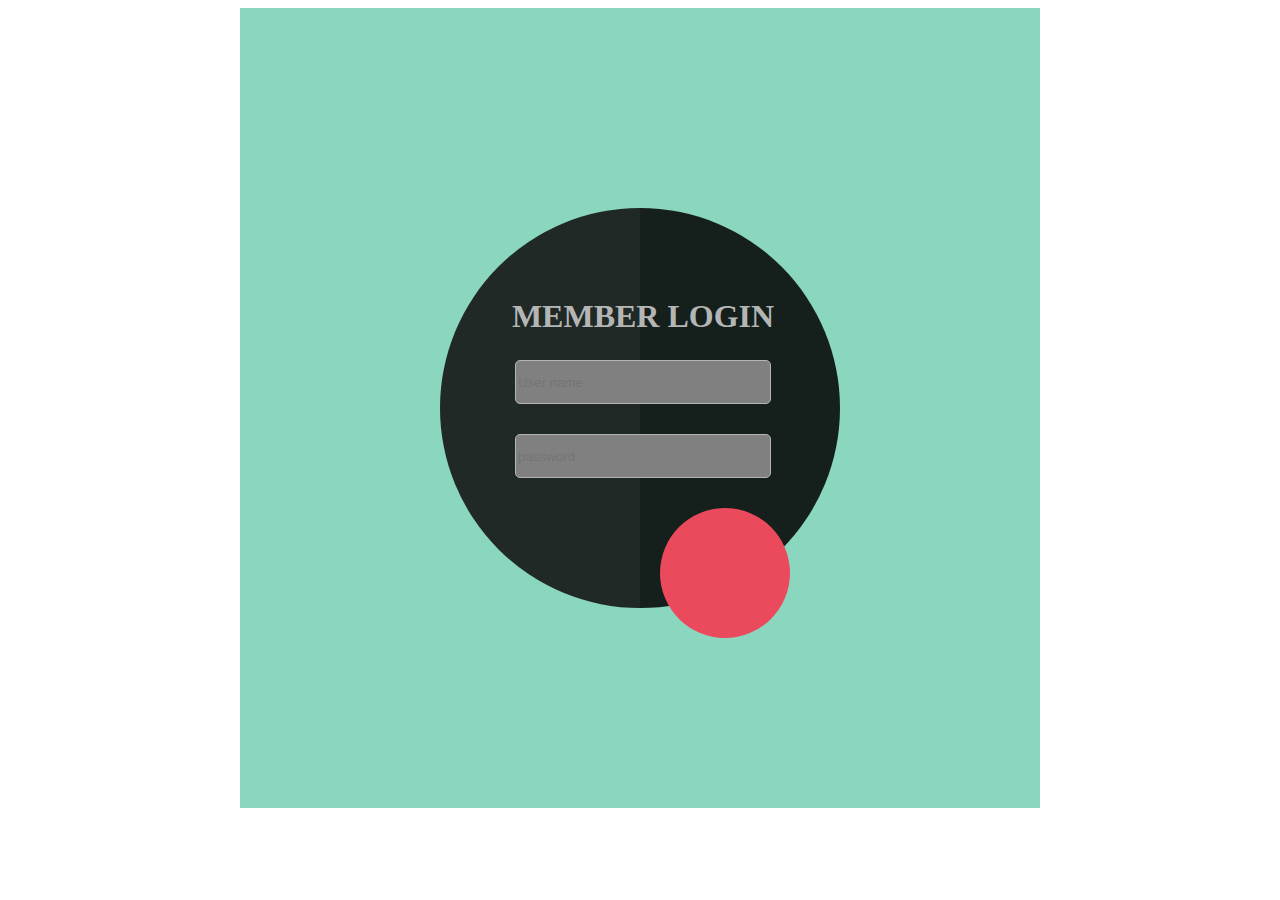
<file: src/login-form/index.html>
<!DOCTYPE html>
<html lang="en">
  <head>
    <meta charset="UTF-8" />
    <meta name="viewport" content="width=device-width, initial-scale=1.0" />
    <title>log in</title>
    <link rel="stylesheet" href="style.css" />
  </head>
  <body>
    <div class="container">
      <div class="circle"></div>
      <div class="circle-2"></div>
      <div class="circle-3"></div>
      <div class="form">
        <h1>MEMBER LOGIN</h1>
        <form action="#">
          <input type="text" placeholder="User name" />
          <br />
          <input type="password" placeholder="password" />
        </form>
      </div>
    </div>
  </body>
</html>
</file>
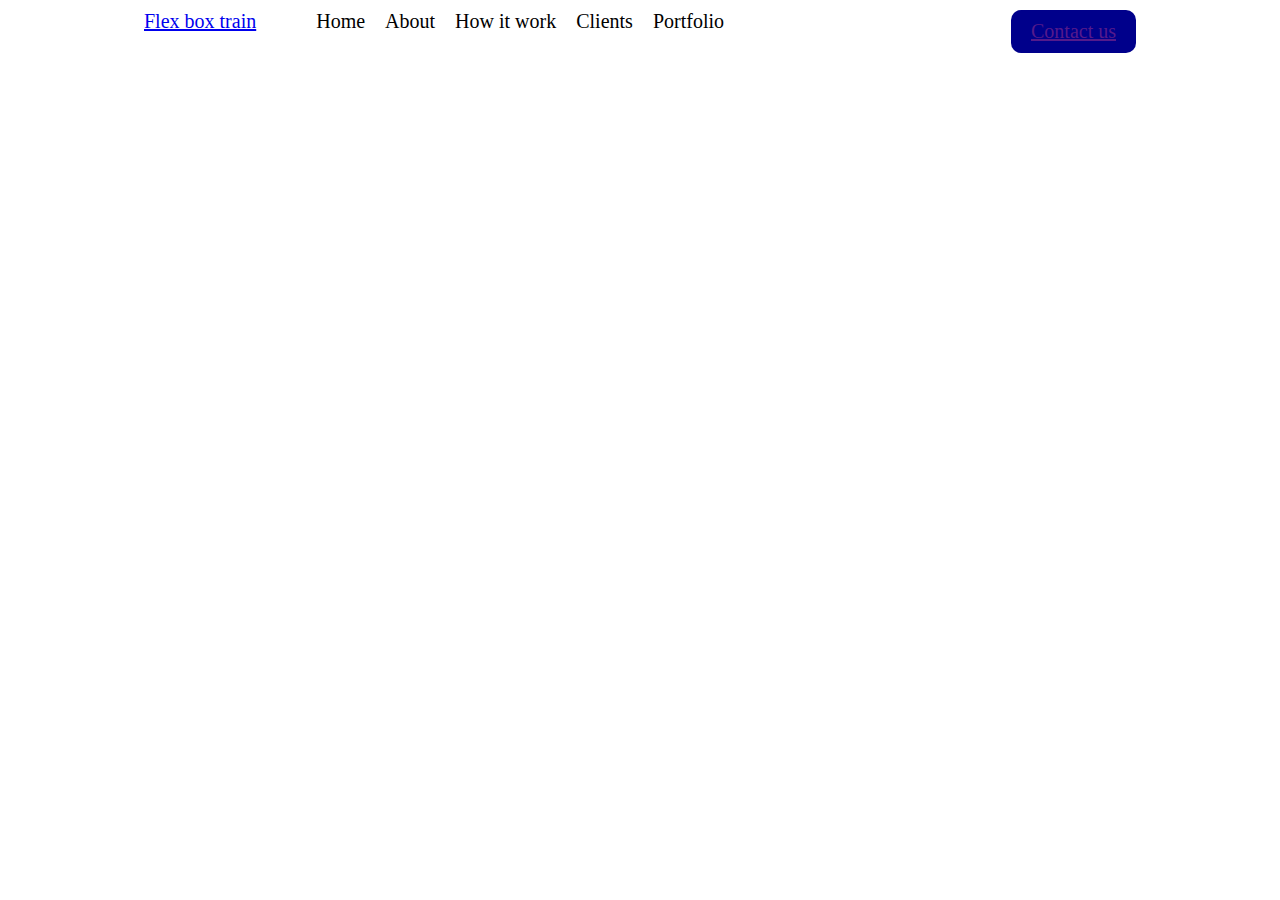
<file: src/main page/index.html>
<!DOCTYPE html>
<html lang="en">
  <head>
    <meta charset="UTF-8" />
    <meta name="viewport" content="width=device-width, initial-scale=1.0" />
    <title>Flex train</title>
    <link rel="stylesheet" href="style.css" />
    <link rel="stylesheet" href="reset.css" />
    <link rel="stylesheet" href="responsive.css" />
  </head>
  <body>
    <header class="header container">
      <div class="top-header">
        <div class="top-header-left">
          <div class="header-title">
            <a href="#">Flex box train</a>
          </div>
          <div class="header-nav">
            <ul class="header-menu">
              <li>Home</li>
              <li>About</li>
              <li>How it work</li>
              <li>Clients</li>
              <li>Portfolio</li>
            </ul>
          </div>
        </div>
        <div class="top-header-right">
          <a href="">Contact us</a>
        </div>
      </div>
    </header>
  </body>
</html>
</file>
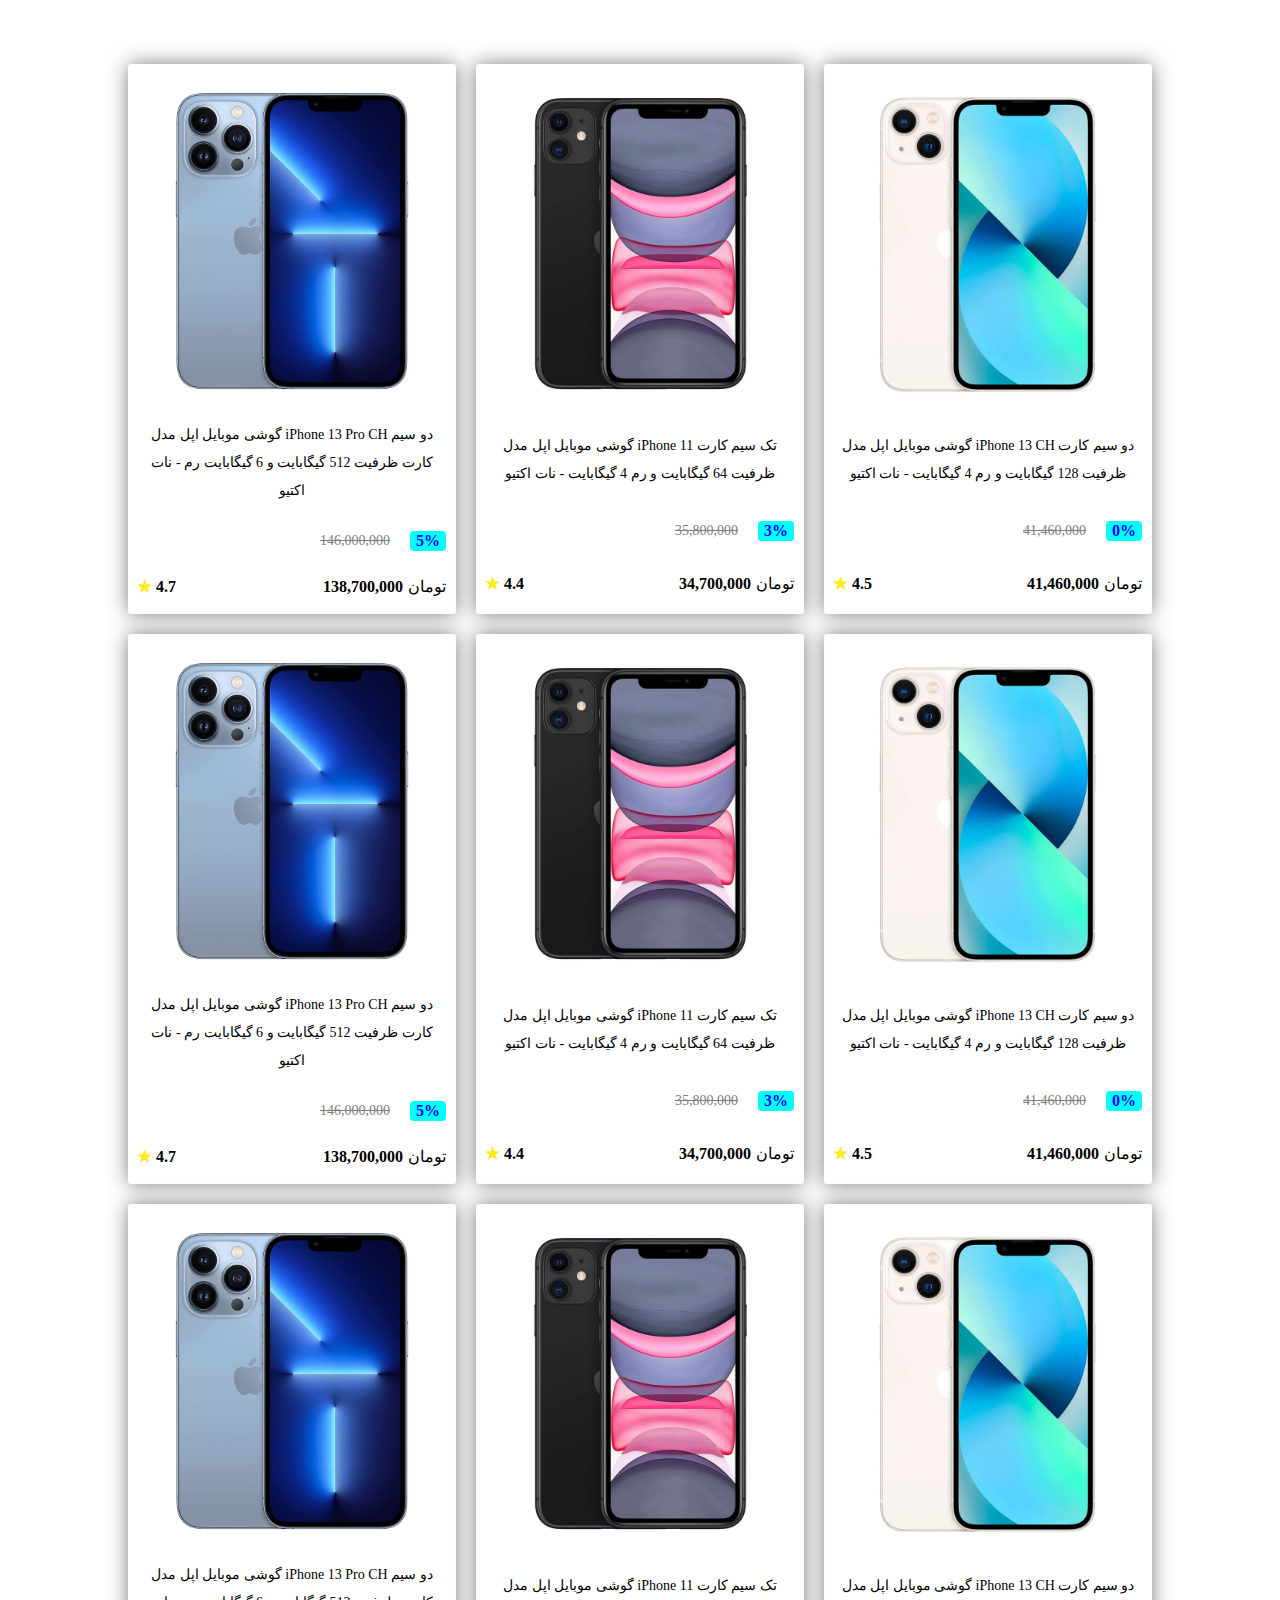
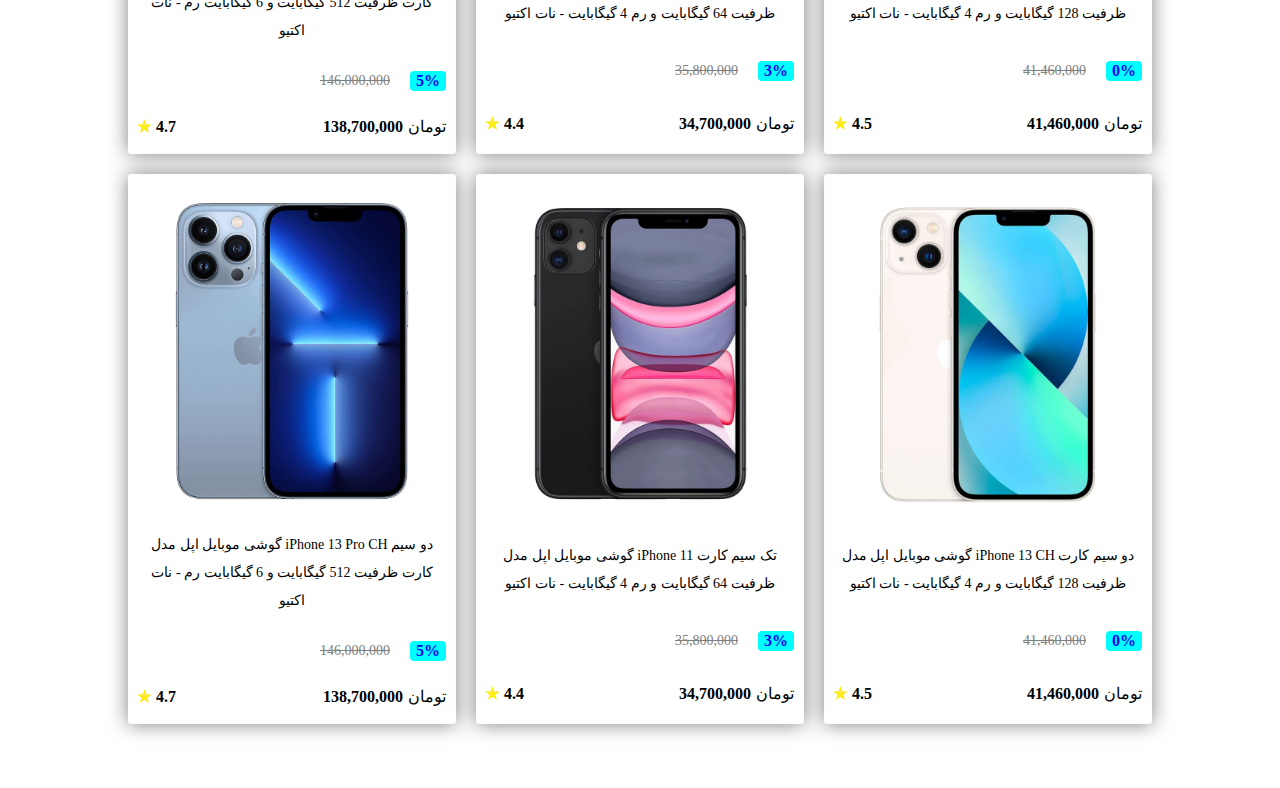
<file: src/Product Card/index.html>
<!DOCTYPE html>
<html lang="en">
  <head>
    <meta charset="UTF-8" />
    <meta name="viewport" content="width=device-width, initial-scale=1.0" />
    <title>Product Card</title>
    <link rel="stylesheet" href="style.css" />
  </head>
  <body>
    <main>
      <section class="product-container">
        <div class="product">
          <img src="../../asset/phone-product/iPhone 13 Pro CH .jpg" alt="" />
          <span>
            گوشی موبایل اپل مدل iPhone 13 Pro CH دو سیم‌ کارت ظرفیت 512 گیگابایت
            و 6 گیگابایت رم - نات اکتیو
          </span>
          <div><span>146,000,000</span><span>5%</span></div>
          <div><span>4.7</span><span>138,700,000</span></div>
        </div>
        <div class="product">
          <img src="../../asset/phone-product/iPhone 11.jpg" alt="" />
          <span
            >گوشی موبایل اپل مدل iPhone 11 تک سیم‌ کارت ظرفیت 64 گیگابایت و رم 4
            گیگابایت - نات اکتیو
          </span>
          <div><span>35,800,000</span><span>3%</span></div>
          <div><span>4.4</span><span>34,700,000</span></div>
        </div>
        <div class="product">
          <img src="../../asset/phone-product/iPhone 13 CH.jpg" alt="" />
          <span
            >گوشی موبایل اپل مدل iPhone 13 CH دو سیم‌ کارت ظرفیت 128 گیگابایت و
            رم 4 گیگابایت - نات اکتیو</span
          >
          <div><span>41,460,000</span><span>0%</span></div>
          <div><span>4.5</span><span>41,460,000</span></div>
        </div>
        <div class="product">
          <img src="../../asset/phone-product/iPhone 13 Pro CH .jpg" alt="" />
          <span>
            گوشی موبایل اپل مدل iPhone 13 Pro CH دو سیم‌ کارت ظرفیت 512 گیگابایت
            و 6 گیگابایت رم - نات اکتیو
          </span>
          <div><span>146,000,000</span><span>5%</span></div>
          <div><span>4.7</span><span>138,700,000</span></div>
        </div>
        <div class="product">
          <img src="../../asset/phone-product/iPhone 11.jpg" alt="" />
          <span
            >گوشی موبایل اپل مدل iPhone 11 تک سیم‌ کارت ظرفیت 64 گیگابایت و رم 4
            گیگابایت - نات اکتیو
          </span>
          <div><span>35,800,000</span><span>3%</span></div>
          <div><span>4.4</span><span>34,700,000</span></div>
        </div>
        <div class="product">
          <img src="../../asset/phone-product/iPhone 13 CH.jpg" alt="" />
          <span
            >گوشی موبایل اپل مدل iPhone 13 CH دو سیم‌ کارت ظرفیت 128 گیگابایت و
            رم 4 گیگابایت - نات اکتیو</span
          >
          <div><span>41,460,000</span><span>0%</span></div>
          <div><span>4.5</span><span>41,460,000</span></div>
        </div>
        <div class="product">
          <img src="../../asset/phone-product/iPhone 13 Pro CH .jpg" alt="" />
          <span>
            گوشی موبایل اپل مدل iPhone 13 Pro CH دو سیم‌ کارت ظرفیت 512 گیگابایت
            و 6 گیگابایت رم - نات اکتیو
          </span>
          <div><span>146,000,000</span><span>5%</span></div>
          <div><span>4.7</span><span>138,700,000</span></div>
        </div>
        <div class="product">
          <img src="../../asset/phone-product/iPhone 11.jpg" alt="" />
          <span
            >گوشی موبایل اپل مدل iPhone 11 تک سیم‌ کارت ظرفیت 64 گیگابایت و رم 4
            گیگابایت - نات اکتیو
          </span>
          <div><span>35,800,000</span><span>3%</span></div>
          <div><span>4.4</span><span>34,700,000</span></div>
        </div>
        <div class="product">
          <img src="../../asset/phone-product/iPhone 13 CH.jpg" alt="" />
          <span
            >گوشی موبایل اپل مدل iPhone 13 CH دو سیم‌ کارت ظرفیت 128 گیگابایت و
            رم 4 گیگابایت - نات اکتیو</span
          >
          <div><span>41,460,000</span><span>0%</span></div>
          <div><span>4.5</span><span>41,460,000</span></div>
        </div>
        <div class="product">
          <img src="../../asset/phone-product/iPhone 13 Pro CH .jpg" alt="" />
          <span>
            گوشی موبایل اپل مدل iPhone 13 Pro CH دو سیم‌ کارت ظرفیت 512 گیگابایت
            و 6 گیگابایت رم - نات اکتیو
          </span>
          <div><span>146,000,000</span><span>5%</span></div>
          <div><span>4.7</span><span>138,700,000</span></div>
        </div>
        <div class="product">
          <img src="../../asset/phone-product/iPhone 11.jpg" alt="" />
          <span
            >گوشی موبایل اپل مدل iPhone 11 تک سیم‌ کارت ظرفیت 64 گیگابایت و رم 4
            گیگابایت - نات اکتیو
          </span>
          <div><span>35,800,000</span><span>3%</span></div>
          <div><span>4.4</span><span>34,700,000</span></div>
        </div>
        <div class="product">
          <img src="../../asset/phone-product/iPhone 13 CH.jpg" alt="" />
          <span
            >گوشی موبایل اپل مدل iPhone 13 CH دو سیم‌ کارت ظرفیت 128 گیگابایت و
            رم 4 گیگابایت - نات اکتیو</span
          >
          <div><span>41,460,000</span><span>0%</span></div>
          <div><span>4.5</span><span>41,460,000</span></div>
        </div>
      </section>
    </main>
  </body>
</html>
</file>
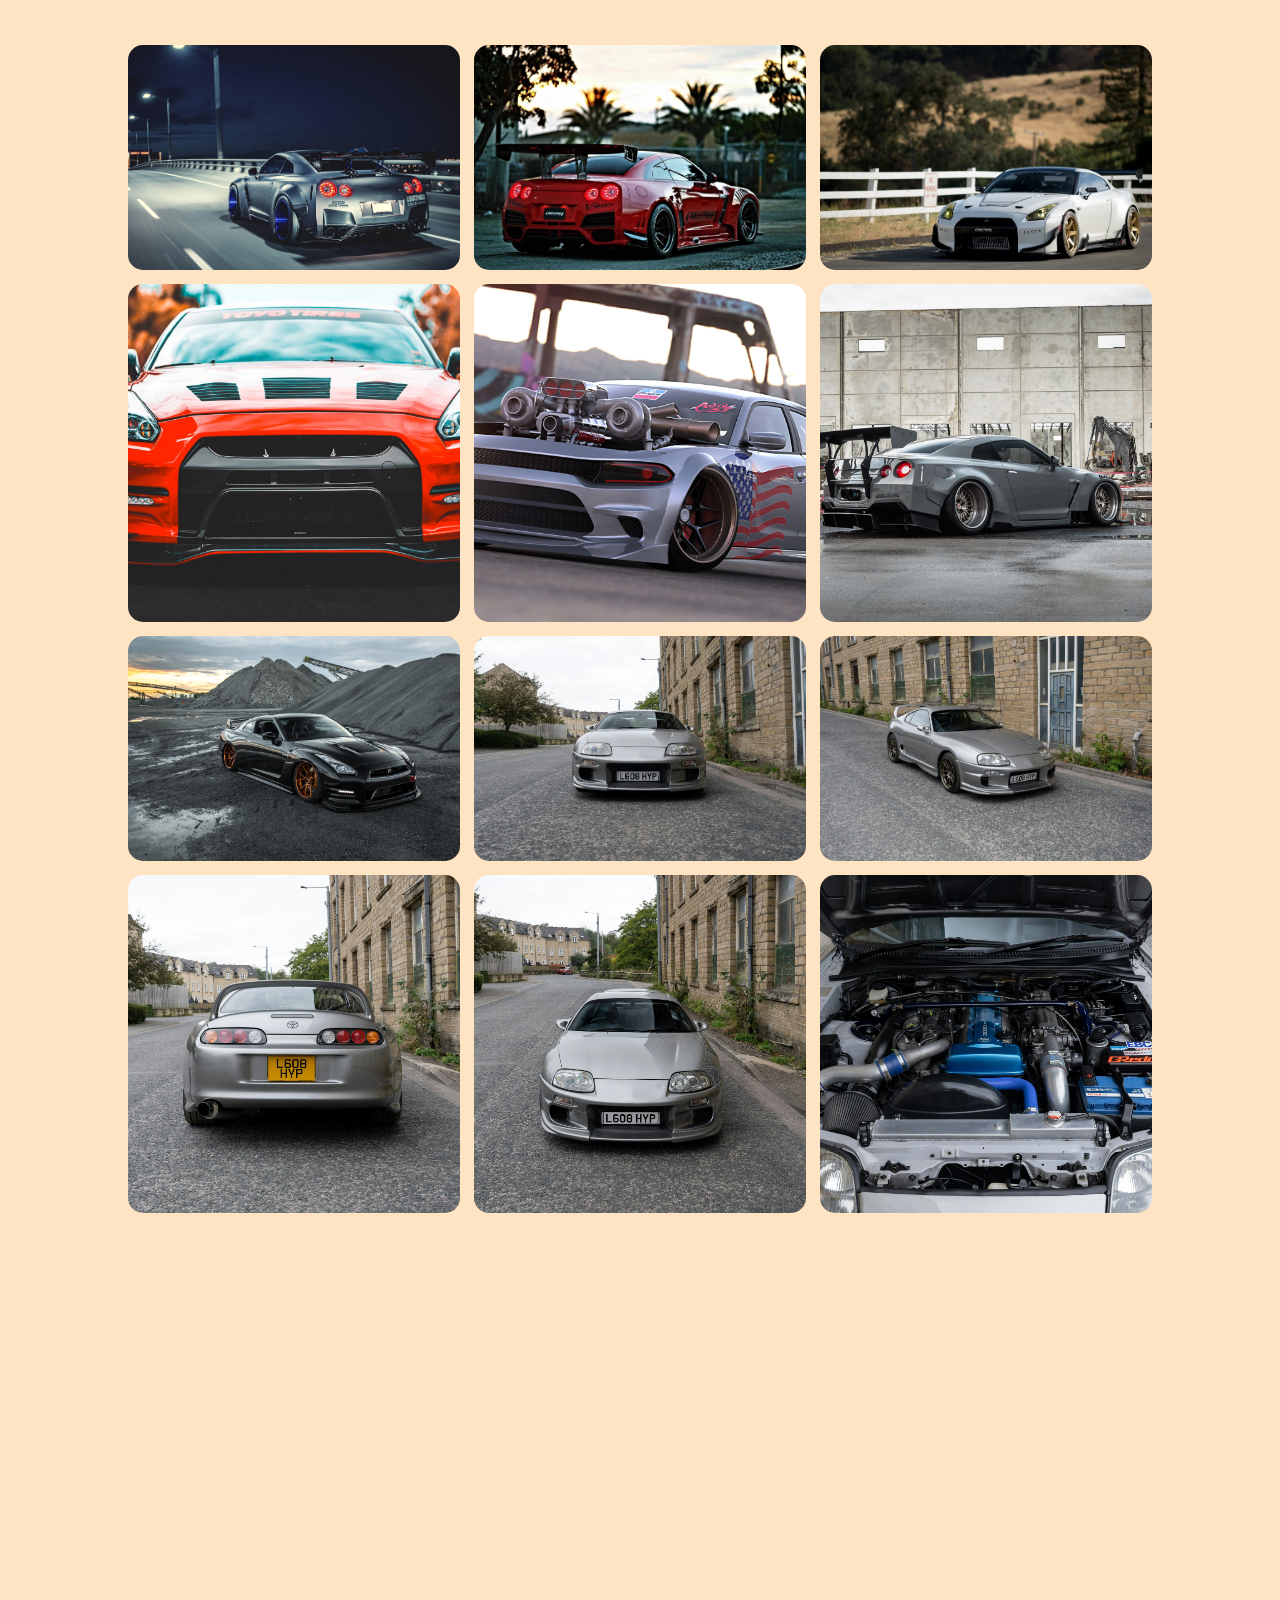
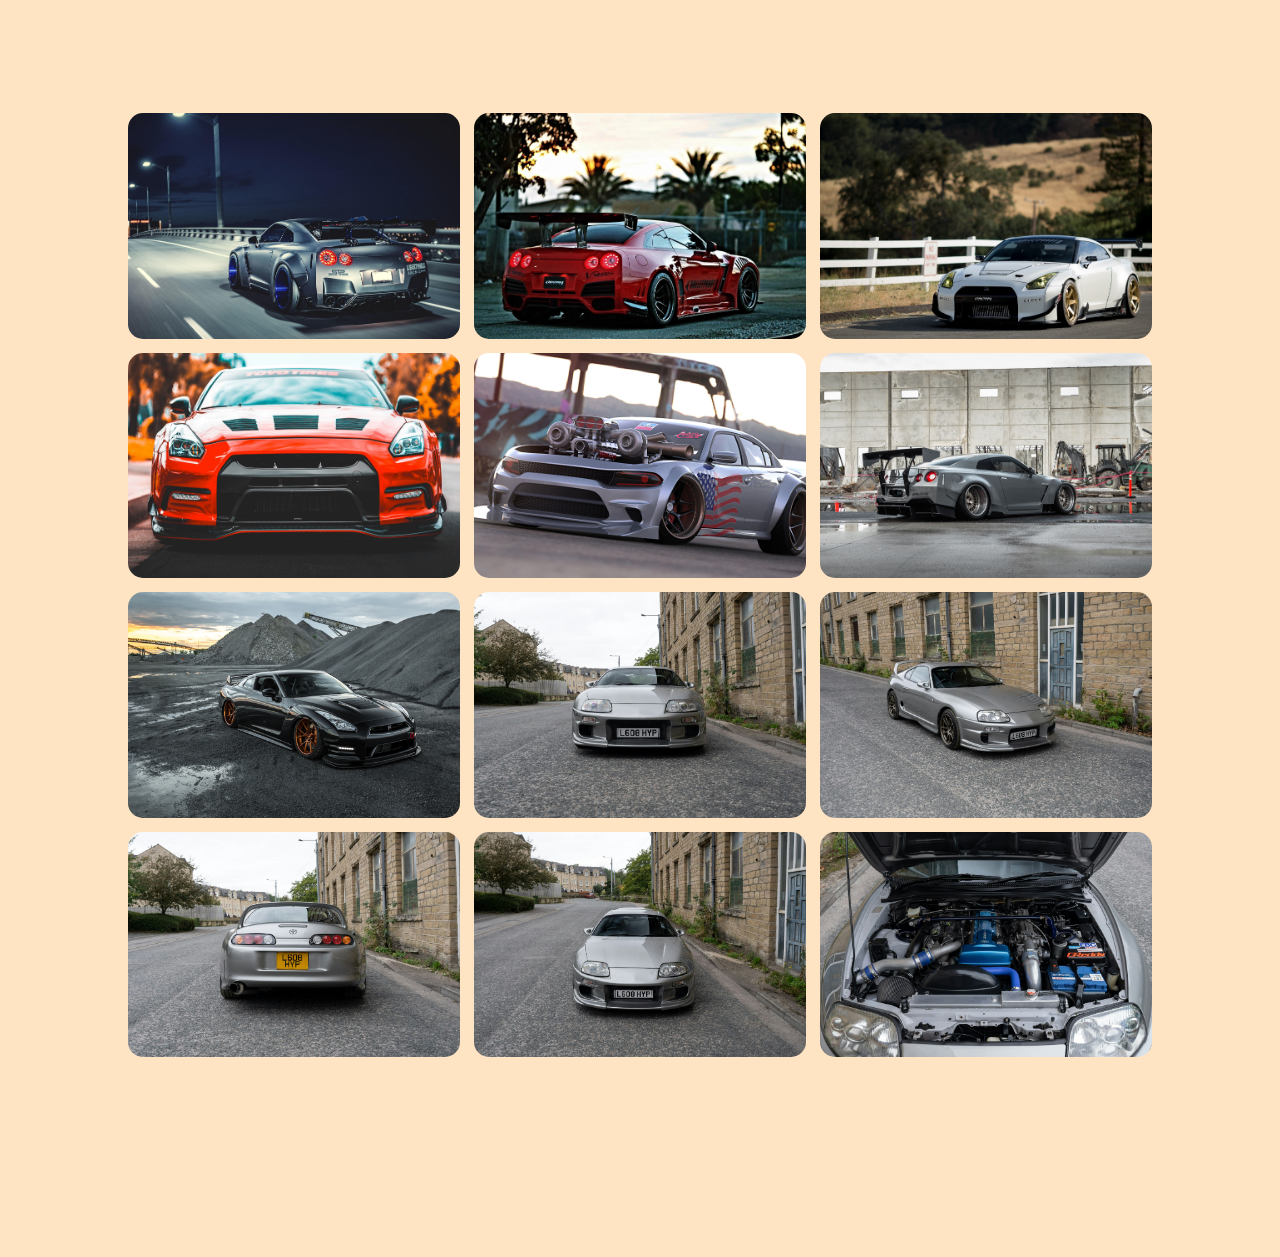
<file: src/grid gallery/gallery.html>
<!DOCTYPE html>
<html lang="en">
  <head>
    <meta charset="UTF-8" />
    <meta name="viewport" content="width=device-width, initial-scale=1.0" />
    <title>car gallery</title>
    <link rel="stylesheet" href="style.css" />
  </head>
  <body>
    <section class="grid-container">
      <div class="grid-item">
        <img src="../../asset/car photo/nissan 1.jpg" alt="" />
      </div>
      <div class="grid-item">
        <img src="../../asset/car photo/nissan 4.jpg" alt="" />
      </div>
      <div class="grid-item">
        <img src="../../asset/car photo/nissan 5.jpg" alt="" />
      </div>
      <div class="grid-item">
        <img src="../../asset/car photo/nissan 6.jpg" alt="" />
      </div>
      <div class="grid-item item-5">
        <img src="../../asset/car photo/nissan 7.jpg" alt="" />
      </div>
      <div class="grid-item">
        <img src="../../asset/car photo/nissan 8.jpg" alt="" />
      </div>
      <div class="grid-item">
        <img src="../../asset/car photo/nissan 9.jpg" alt="" />
      </div>
      <div class="grid-item">
        <img src="../../asset/car photo/supra1.jpg" alt="" />
      </div>
      <div class="grid-item">
        <img src="../../asset/car photo/supra2.jpg" alt="" />
      </div>
      <div class="grid-item">
        <img src="../../asset/car photo/supra3.jpg" alt="" />
      </div>
      <div class="grid-item">
        <img src="../../asset/car photo/supra4.jpg" alt="" />
      </div>
      <div class="grid-item">
        <img src="../../asset/car photo/supra5.jpg" alt="" />
      </div>
    </section>
    <div></div>
    <section class="grid-container-s">
      <div class="grid-item-s itm1">
        <img src="../../asset/car photo/nissan 1.jpg" alt="" />
      </div>
      <div class="grid-item-s itm2">
        <img src="../../asset/car photo/nissan 4.jpg" alt="" />
      </div>
      <div class="grid-item-s itm3">
        <img src="../../asset/car photo/nissan 5.jpg" alt="" />
      </div>
      <div class="grid-item-s itm4">
        <img src="../../asset/car photo/nissan 6.jpg" alt="" />
      </div>
      <div class="grid-item-s itm5">
        <img src="../../asset/car photo/nissan 7.jpg" alt="" />
      </div>
      <div class="grid-item-s itm6">
        <img src="../../asset/car photo/nissan 8.jpg" alt="" />
      </div>
      <div class="grid-item-s itm7">
        <img src="../../asset/car photo/nissan 9.jpg" alt="" />
      </div>
      <div class="grid-item-s itm8">
        <img src="../../asset/car photo/supra1.jpg" alt="" />
      </div>
      <div class="grid-item-s itm9">
        <img src="../../asset/car photo/supra2.jpg" alt="" />
      </div>
      <div class="grid-item-s itm10">
        <img src="../../asset/car photo/supra3.jpg" alt="" />
      </div>
      <div class="grid-item-s itm11">
        <img src="../../asset/car photo/supra4.jpg" alt="" />
      </div>
      <div class="grid-item-s itm12">
        <img src="../../asset/car photo/supra5.jpg" alt="" />
      </div>
    </section>
  </body>
</html>
</file>
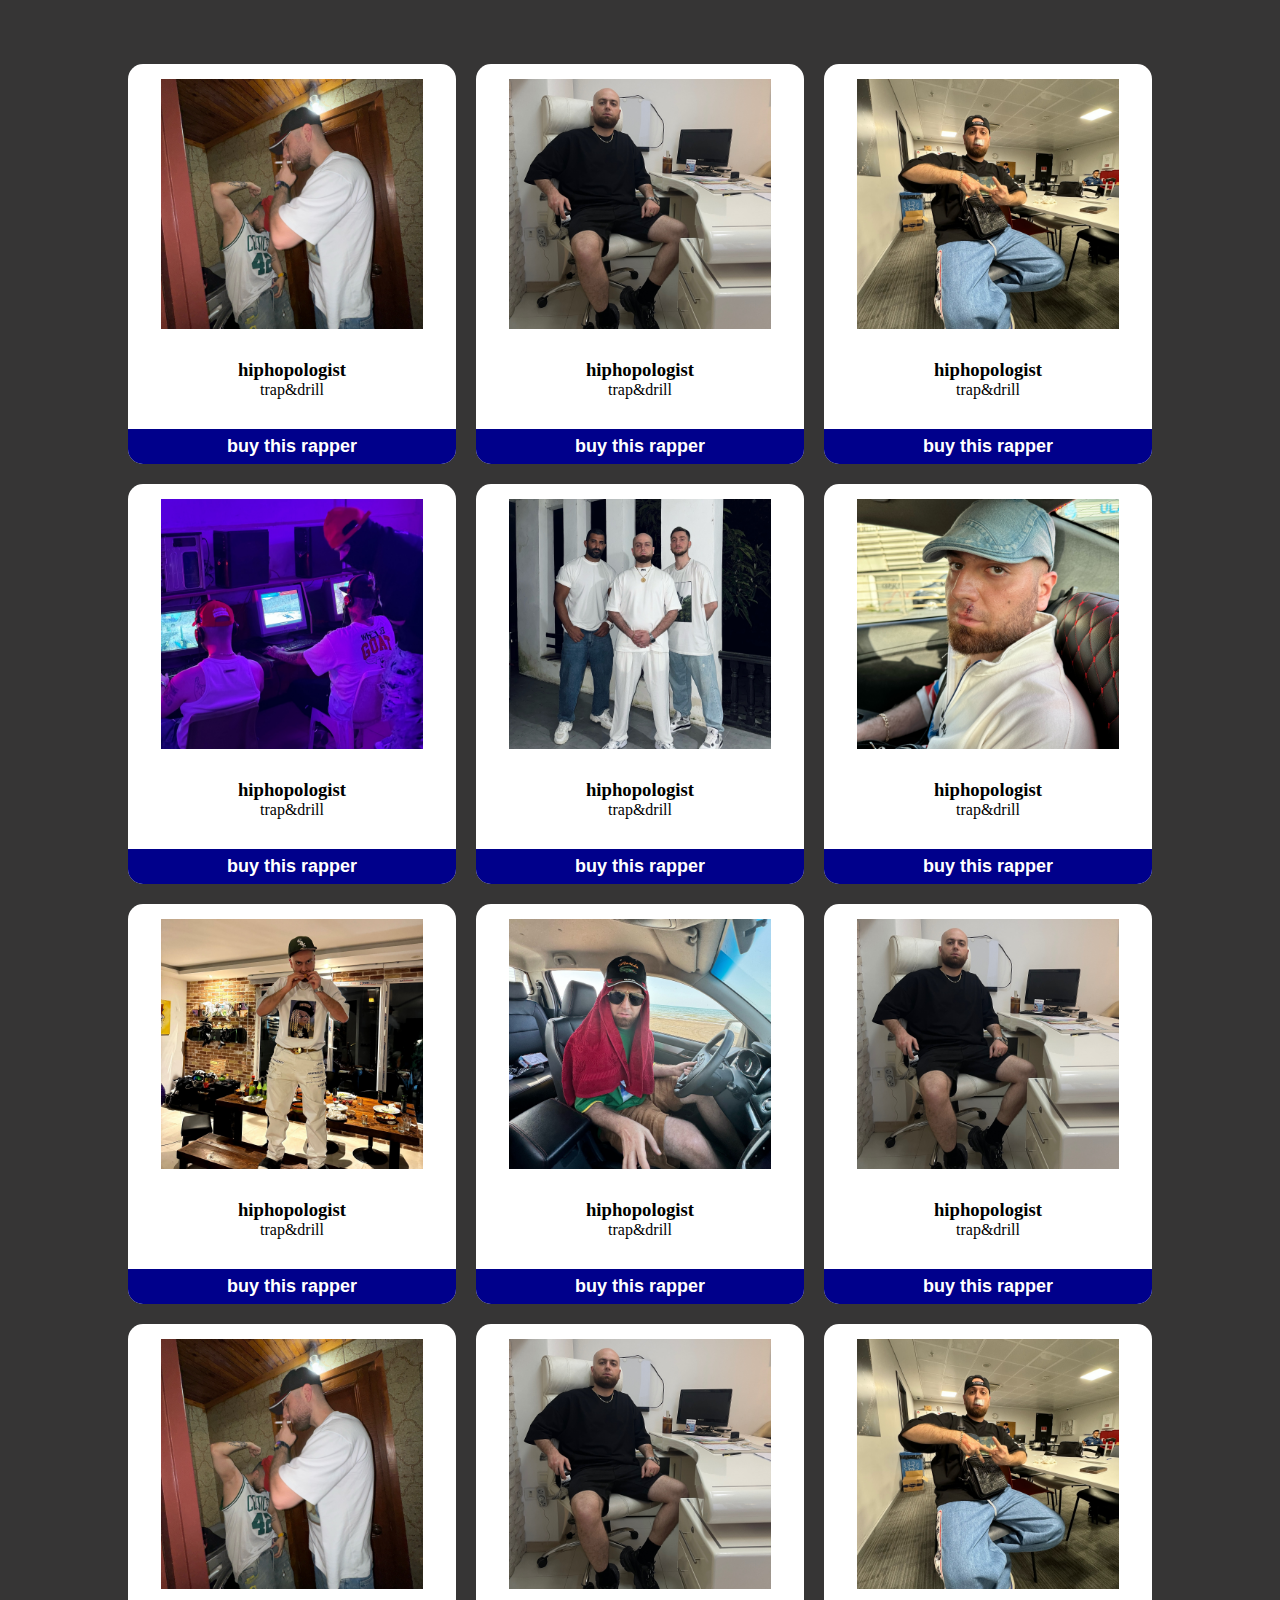
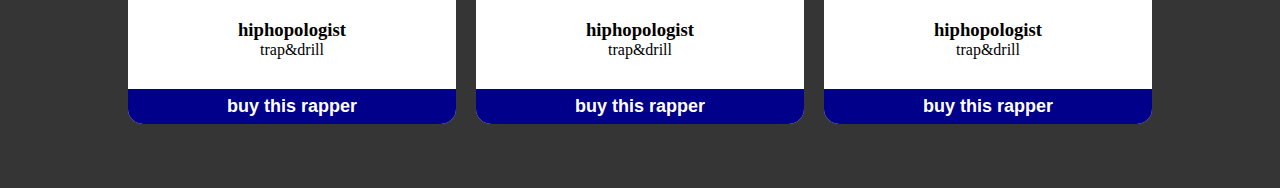
<file: src/product/product.html>
<!DOCTYPE html>
<html lang="en">
  <head>
    <meta charset="UTF-8" />
    <meta name="viewport" content="width=device-width, initial-scale=1.0" />
    <title>product</title>
    <link rel="stylesheet" href="style.css" />
  </head>

  <body>
    <section class="products">
      <div class="product">
        <img src="../../asset/post/hiphopologist-1.jpg" alt="" />
        <div>
          <h3>hiphopologist</h3>
          <p>trap&drill</p>
        </div>
        <button>buy this rapper</button>
      </div>
      <div class="product">
        <img src="../../asset/post/hiphopologist-2.jpg" alt="" />
        <div>
          <h3>hiphopologist</h3>
          <p>trap&drill</p>
        </div>
        <button>buy this rapper</button>
      </div>

      <div class="product">
        <img src="../../asset/post/hiphopologist-3.jpg" alt="" />
        <div>
          <h3>hiphopologist</h3>
          <p>trap&drill</p>
        </div>
        <button>buy this rapper</button>
      </div>
      <div class="product">
        <img src="../../asset/post/hiphopologist-4.jpg" alt="" />
        <div>
          <h3>hiphopologist</h3>
          <p>trap&drill</p>
        </div>
        <button>buy this rapper</button>
      </div>
      <div class="product">
        <img src="../../asset/post/hiphopologist-5.jpg" alt="" />
        <div>
          <h3>hiphopologist</h3>
          <p>trap&drill</p>
        </div>
        <button>buy this rapper</button>
      </div>
      <div class="product">
        <img src="../../asset/post/hiphopologist-6.jpg" alt="" />
        <div>
          <h3>hiphopologist</h3>
          <p>trap&drill</p>
        </div>
        <button>buy this rapper</button>
      </div>
      <div class="product">
        <img src="../../asset/post/hiphopologist-7.jpg" alt="" />
        <div>
          <h3>hiphopologist</h3>
          <p>trap&drill</p>
        </div>
        <button>buy this rapper</button>
      </div>
      <div class="product">
        <img src="../../asset/post/hiphopologist-8.jpg" alt="" />
        <div>
          <h3>hiphopologist</h3>
          <p>trap&drill</p>
        </div>
        <button>buy this rapper</button>
      </div>
      <div class="product">
        <img src="../../asset/post/hiphopologist-9.jpg" alt="" />
        <div>
          <h3>hiphopologist</h3>
          <p>trap&drill</p>
        </div>
        <button>buy this rapper</button>
      </div>
      <div class="product">
        <img src="../../asset/post/hiphopologist-1.jpg" alt="" />
        <div>
          <h3>hiphopologist</h3>
          <p>trap&drill</p>
        </div>
        <button>buy this rapper</button>
      </div>
      <div class="product">
        <img src="../../asset/post/hiphopologist-2.jpg" alt="" />
        <div>
          <h3>hiphopologist</h3>
          <p>trap&drill</p>
        </div>
        <button>buy this rapper</button>
      </div>
      <div class="product">
        <img src="../../asset/post/hiphopologist-3.jpg" alt="" />
        <div>
          <h3>hiphopologist</h3>
          <p>trap&drill</p>
        </div>
        <button>buy this rapper</button>
      </div>
    </section>

    <script src="main.js"></script>
  </body>
</html>
</file>
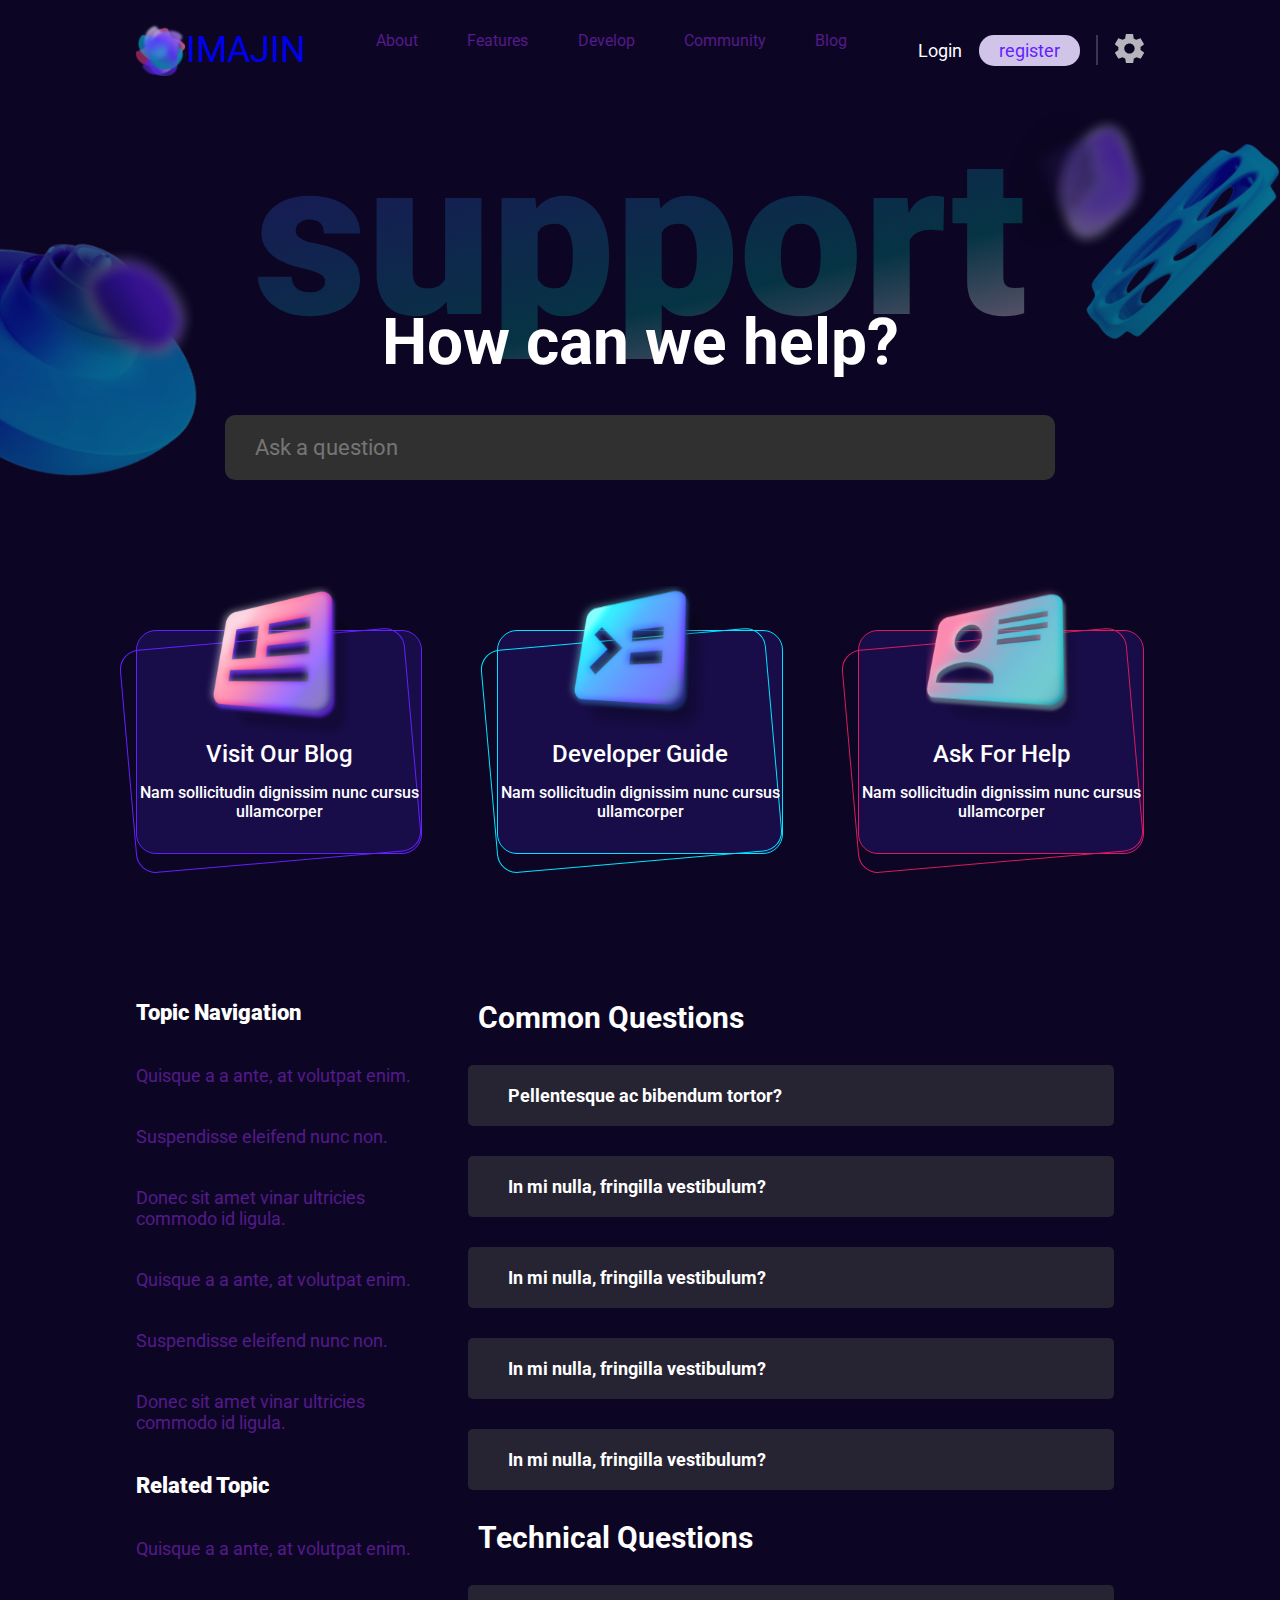
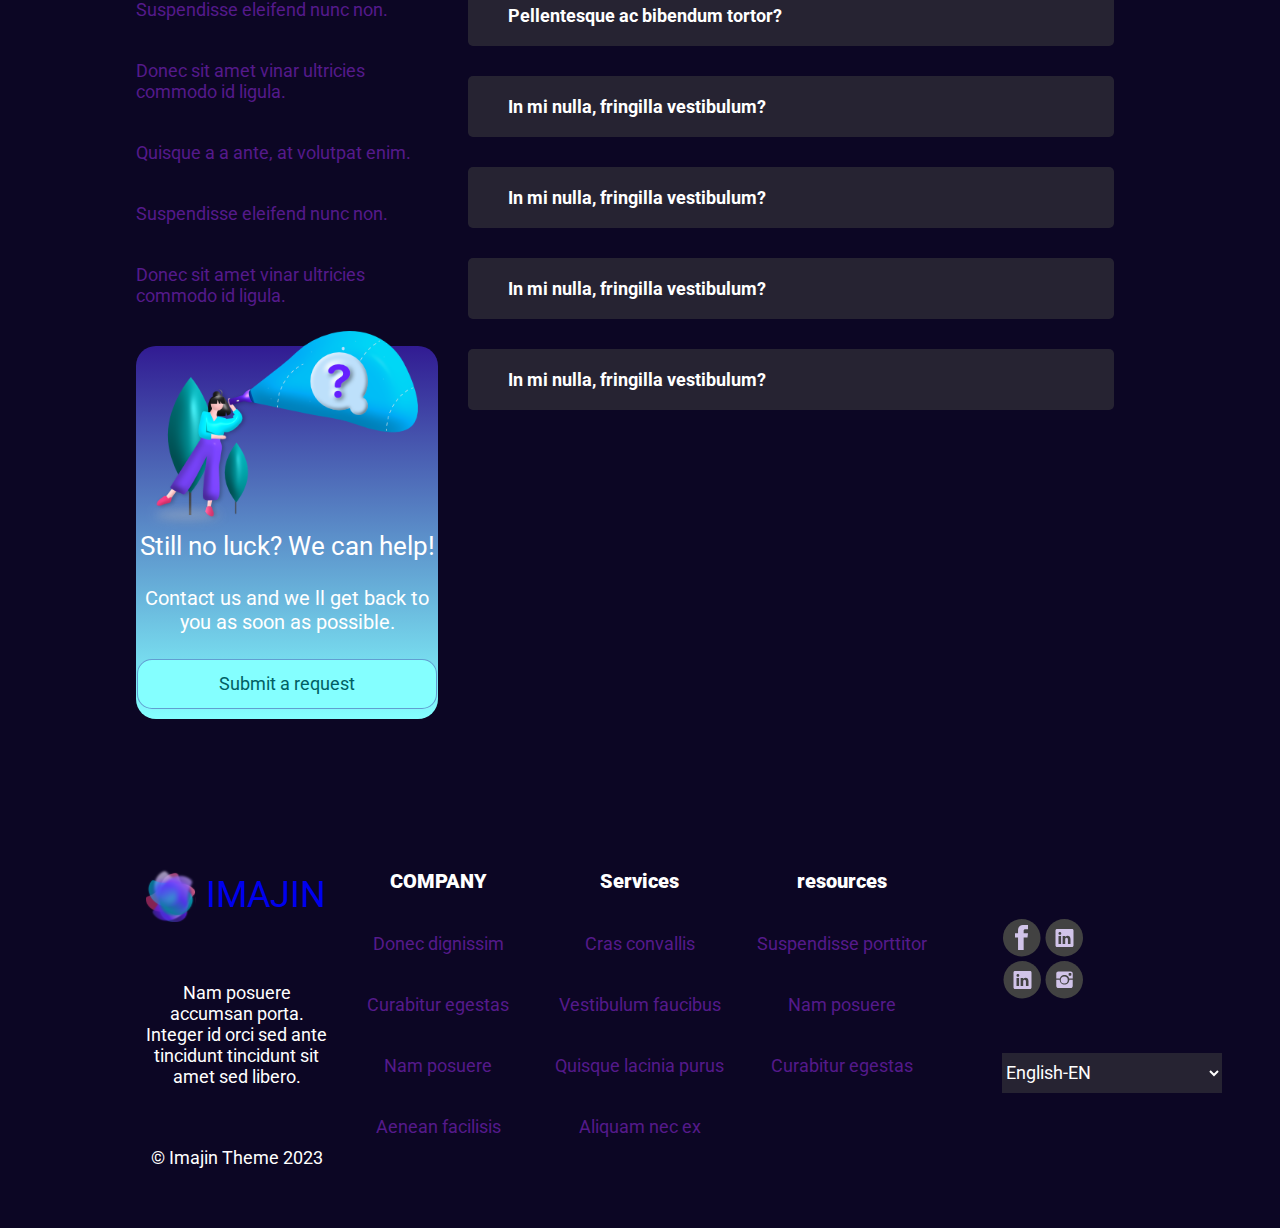
<file: Pricing-Plan-and-FaQ/src/faq/faq.html>
<!DOCTYPE html>
<html lang="en">
  <head>
    <meta charset="UTF-8" />
    <meta name="viewport" content="width=device-width, initial-scale=1.0" />
    <title>faq</title>
    <link rel="stylesheet" href="../root-and-rese.css" />
    <link rel="stylesheet" href="style.css" />
  </head>
  <body>
    <header class="container">
      <section class="top flex">
        <div class="logo flex">
          <img src="../../asset/logo/logo.svg" alt="" />
          <a href="#">IMAJIN</a>
        </div>
        <div class="menu flex">
          <nav class="list">
            <ul class="flex">
              <li><a href="">About</a></li>
              <li><a href="">Features</a></li>
              <li><a href="">Develop</a></li>
              <li><a href="">Community</a></li>
              <li><a href="">Blog</a></li>
            </ul>
          </nav>
          <div class="Option flex">
            <a href="">Login</a>
            <a href="">register</a>
            <div></div>
            <span><img src="../../asset/logo/setting.svg" alt="" /></span>
          </div>
        </div>
      </section>
      <input class="header-input" type="text" placeholder="Ask a question" />

      <!-- ----------------------------------------hero header---------------------------------------- -->

      <section class="hero flex">
        <div class="search-box flex">
          <h1>How can we help?</h1>
          <input type="text" placeholder="Ask a question" />
        </div>
        <p>support</p>
        <div class="hero-object">
          <img src="../../asset/hero/image.png" alt="" />
        </div>
      </section>
    </header>
    <main>
      <section class="short-access container flex">
        <div class="access-box">
          <div class="access-box-2"></div>
          <img src="../../asset/short ac/1.svg" alt="" />
          <h2>Visit Our Blog</h2>
          <p>Nam sollicitudin dignissim nunc cursus ullamcorper</p>
        </div>
        <div class="access-box">
          <div class="access-box-2"></div>
          <img src="../../asset/short ac/2.svg" alt="" />
          <h2>Developer Guide</h2>
          <p>Nam sollicitudin dignissim nunc cursus ullamcorper</p>
        </div>
        <div class="access-box">
          <div class="access-box-2"></div>
          <img src="../../asset/short ac/3.svg" alt="" />
          <h2>Ask For Help</h2>
          <p>Nam sollicitudin dignissim nunc cursus ullamcorper</p>
        </div>
      </section>
      <section class="faq container flex">
        <div class="side">
          <div class="side-bar">
            <nav>
              <h2>Topic Navigation</h2>
              <ul>
                <li><a href="">Quisque a a ante, at volutpat enim.</a></li>
                <li><a href="">Suspendisse eleifend nunc non.</a></li>
                <li>
                  <a href=""
                    >Donec sit amet vinar ultricies commodo id ligula.</a
                  >
                </li>
                <li><a href="">Quisque a a ante, at volutpat enim.</a></li>
                <li><a href="">Suspendisse eleifend nunc non.</a></li>
                <li>
                  <a href=""
                    >Donec sit amet vinar ultricies commodo id ligula.</a
                  >
                </li>
              </ul>
            </nav>
            <nav>
              <h2>Related Topic</h2>
              <ul>
                <li><a href="">Quisque a a ante, at volutpat enim.</a></li>
                <li><a href="">Suspendisse eleifend nunc non.</a></li>
                <li>
                  <a href=""
                    >Donec sit amet vinar ultricies commodo id ligula.</a
                  >
                </li>
                <li><a href="">Quisque a a ante, at volutpat enim.</a></li>
                <li><a href="">Suspendisse eleifend nunc non.</a></li>
                <li>
                  <a href=""
                    >Donec sit amet vinar ultricies commodo id ligula.</a
                  >
                </li>
              </ul>
            </nav>
          </div>
          <div class="request flex">
            <img src="../../asset/request.svg" alt="" />

            <span class="request-spn-1">Still no luck? We can help!</span>
            <span class="request-spn-2">
              Contact us and we ll get back to you as soon as possible.
            </span>
            <span class="request-spn-3 flex">Submit a request</span>
          </div>
        </div>
        <div class="questions">
          <div class="common-questions">
            <h1 class="questions-title">Common Questions</h1>
            <details>
              <summary>Pellentesque ac bibendum tortor?</summary>
              <article>
                <p>
                  Lorem ipsum dolor sit amet consectetur adipisicing elit.
                  Quidem esse excepturi ducimus dolorum perferendis maiores
                  incidunt odio debitis ab! Temporibus distinctio maiores
                  dignissimos eaque quidem ipsa dolorum officia? Doloribus,
                  similique!
                </p>
              </article>
            </details>
            <details>
              <summary>In mi nulla, fringilla vestibulum?</summary>
              <article>
                <p>
                  Lorem ipsum dolor sit amet consectetur adipisicing elit.
                  Quidem esse excepturi ducimus dolorum perferendis maiores
                  incidunt odio debitis ab! Temporibus distinctio maiores
                  dignissimos eaque quidem ipsa dolorum officia? Doloribus,
                  similique!
                </p>
              </article>
            </details>
            <details>
              <summary>In mi nulla, fringilla vestibulum?</summary>
              <article>
                <p>
                  Lorem ipsum dolor sit amet consectetur adipisicing elit.
                  Quidem esse excepturi ducimus dolorum perferendis maiores
                  incidunt odio debitis ab! Temporibus distinctio maiores
                  dignissimos eaque quidem ipsa dolorum officia? Doloribus,
                  similique!
                </p>
              </article>
            </details>
            <details>
              <summary>In mi nulla, fringilla vestibulum?</summary>
              <article>
                <p>
                  Lorem ipsum dolor sit amet consectetur adipisicing elit.
                  Quidem esse excepturi ducimus dolorum perferendis maiores
                  incidunt odio debitis ab! Temporibus distinctio maiores
                  dignissimos eaque quidem ipsa dolorum officia? Doloribus,
                  similique!
                </p>
              </article>
            </details>
            <details>
              <summary>In mi nulla, fringilla vestibulum?</summary>
              <article>
                <p>
                  Lorem ipsum dolor sit amet consectetur adipisicing elit.
                  Quidem esse excepturi ducimus dolorum perferendis maiores
                  incidunt odio debitis ab! Temporibus distinctio maiores
                  dignissimos eaque quidem ipsa dolorum officia? Doloribus,
                  similique!
                </p>
              </article>
            </details>
          </div>
          <div class="technical-questions">
            <h1 class="questions-title">Technical Questions</h1>
            <details>
              <summary>Pellentesque ac bibendum tortor?</summary>
              <article>
                <p>
                  Lorem ipsum dolor sit amet consectetur adipisicing elit.
                  Quidem esse excepturi ducimus dolorum perferendis maiores
                  incidunt odio debitis ab! Temporibus distinctio maiores
                  dignissimos eaque quidem ipsa dolorum officia? Doloribus,
                  similique!
                </p>
              </article>
            </details>
            <details>
              <summary>In mi nulla, fringilla vestibulum?</summary>
              <article>
                <p>
                  Lorem ipsum dolor sit amet consectetur adipisicing elit.
                  Quidem esse excepturi ducimus dolorum perferendis maiores
                  incidunt odio debitis ab! Temporibus distinctio maiores
                  dignissimos eaque quidem ipsa dolorum officia? Doloribus,
                  similique!
                </p>
              </article>
            </details>
            <details>
              <summary>In mi nulla, fringilla vestibulum?</summary>
              <article>
                <p>
                  Lorem ipsum dolor sit amet consectetur adipisicing elit.
                  Quidem esse excepturi ducimus dolorum perferendis maiores
                  incidunt odio debitis ab! Temporibus distinctio maiores
                  dignissimos eaque quidem ipsa dolorum officia? Doloribus,
                  similique!
                </p>
              </article>
            </details>
            <details>
              <summary>In mi nulla, fringilla vestibulum?</summary>
              <article>
                <p>
                  Lorem ipsum dolor sit amet consectetur adipisicing elit.
                  Quidem esse excepturi ducimus dolorum perferendis maiores
                  incidunt odio debitis ab! Temporibus distinctio maiores
                  dignissimos eaque quidem ipsa dolorum officia? Doloribus,
                  similique!
                </p>
              </article>
            </details>
            <details>
              <summary>In mi nulla, fringilla vestibulum?</summary>
              <article>
                <p>
                  Lorem ipsum dolor sit amet consectetur adipisicing elit.
                  Quidem esse excepturi ducimus dolorum perferendis maiores
                  incidunt odio debitis ab! Temporibus distinctio maiores
                  dignissimos eaque quidem ipsa dolorum officia? Doloribus,
                  similique!
                </p>
              </article>
            </details>
          </div>
        </div>
      </section>
    </main>
    <footer class="container flex">
      <section>
        <div class="logo flex">
          <img src="../../asset/logo/logo.svg" alt="" />
          <a href="#">IMAJIN</a>
        </div>
        <p>
          Nam posuere accumsan porta. Integer id orci sed ante tincidunt
          tincidunt sit amet sed libero.
        </p>
        <p>© Imajin Theme 2023</p>
      </section>
      <section>
        <nav class="footer-nav">
          <h2>COMPANY</h2>
          <ul>
            <li><a href="">Donec dignissim</a></li>
            <li><a href="">Curabitur egestas</a></li>
            <li>
              <a href="">Nam posuere</a>
            </li>
            <li><a href="">Aenean facilisis</a></li>
          </ul>
        </nav>
      </section>
      <section>
        <nav class="footer-nav">
          <h2>Services</h2>
          <ul>
            <li><a href="">Cras convallis</a></li>
            <li><a href="">Vestibulum faucibus</a></li>
            <li>
              <a href="">Quisque lacinia purus</a>
            </li>
            <li><a href="">Aliquam nec ex</a></li>
          </ul>
        </nav>
      </section>
      <section>
        <nav class="footer-nav">
          <h2>resources</h2>
          <ul>
            <li><a href="">Suspendisse porttitor</a></li>
            <li><a href="">Nam posuere</a></li>
            <li>
              <a href="">Curabitur egestas </a>
            </li>
          </ul>
        </nav>
      </section>
      <section>
        <div>
          <img src="../../asset/social icon/facebook.svg" alt="" />
          <img src="../../asset/social icon/linkdin.svg" alt="" />
          <img src="../../asset/social icon/x.svg" alt="" />
          <img src="../../asset/social icon/instagram.svg" alt="" />
        </div>
        <div>
          <select name="" id="">
            <option value="">English-EN</option>
            <option value="">Persian-IR</option>
          </select>
        </div>
      </section>
    </footer>
  </body>
</html>
</file>
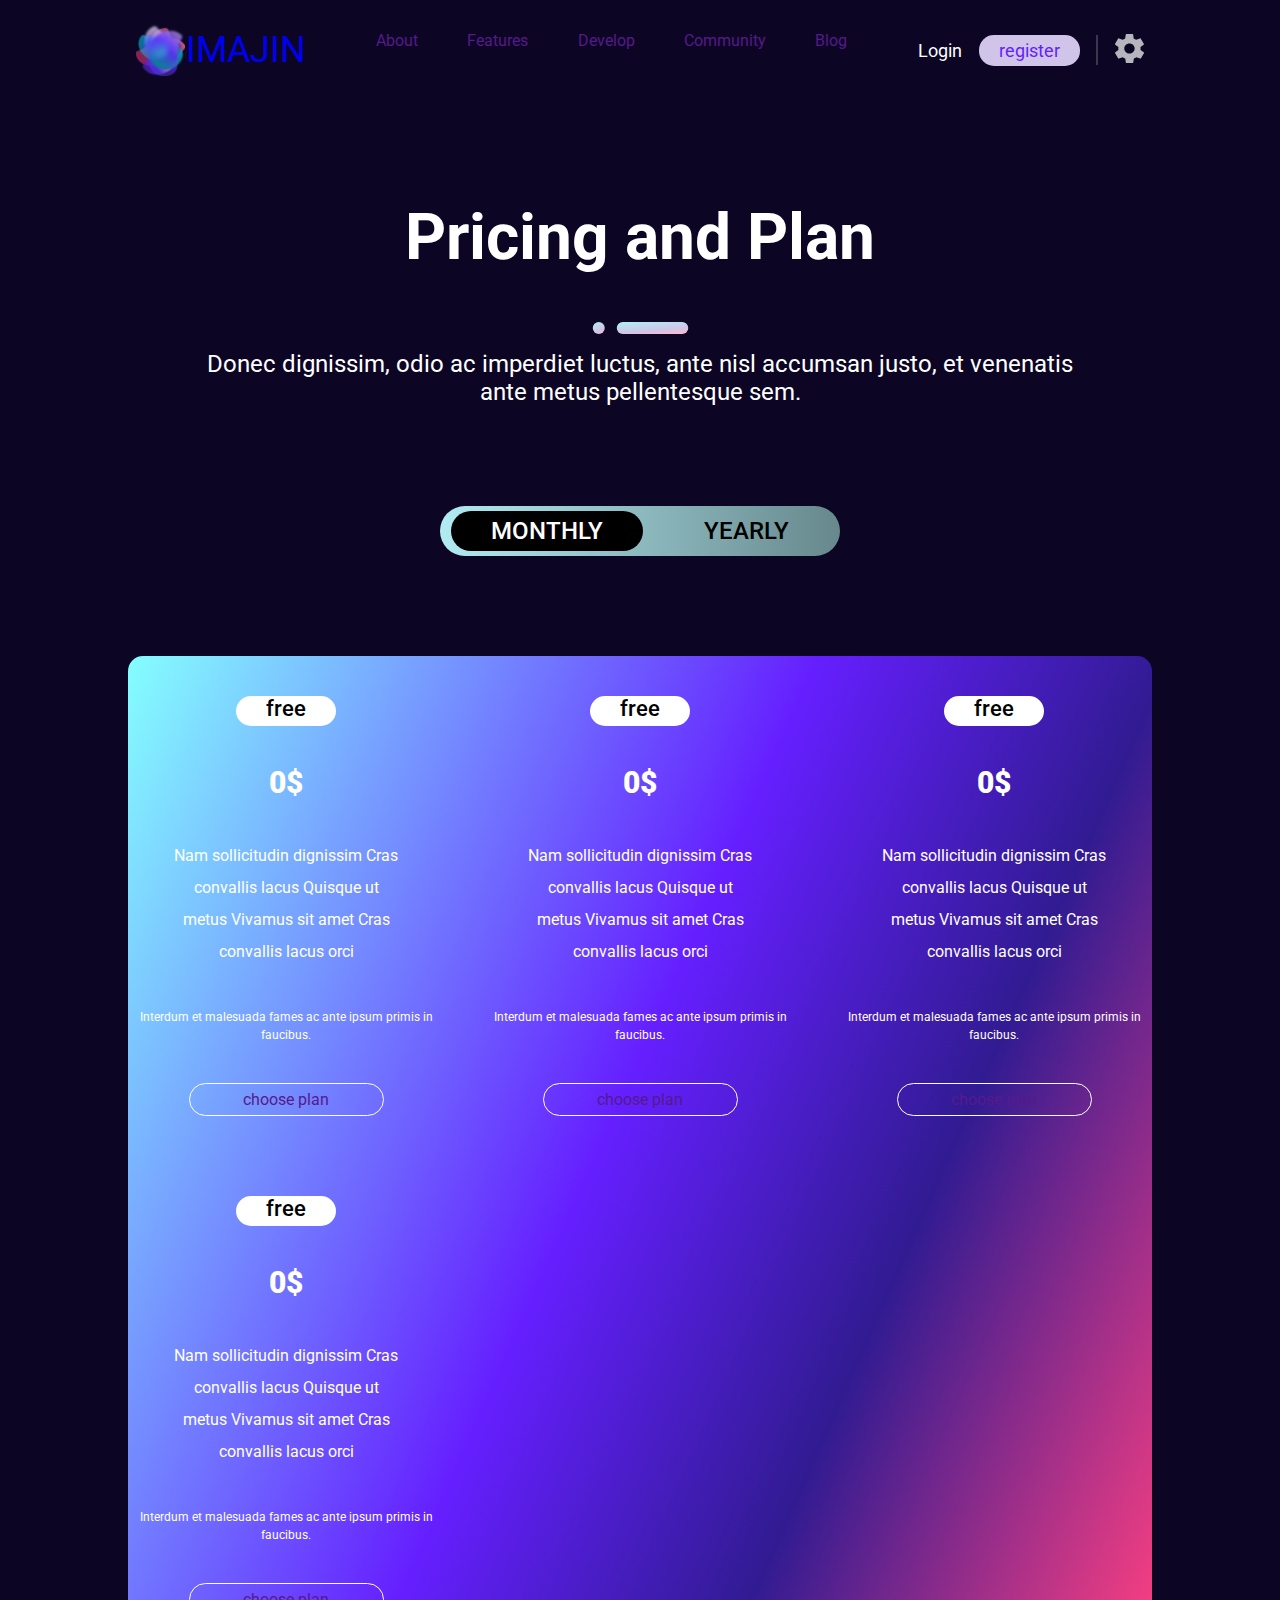
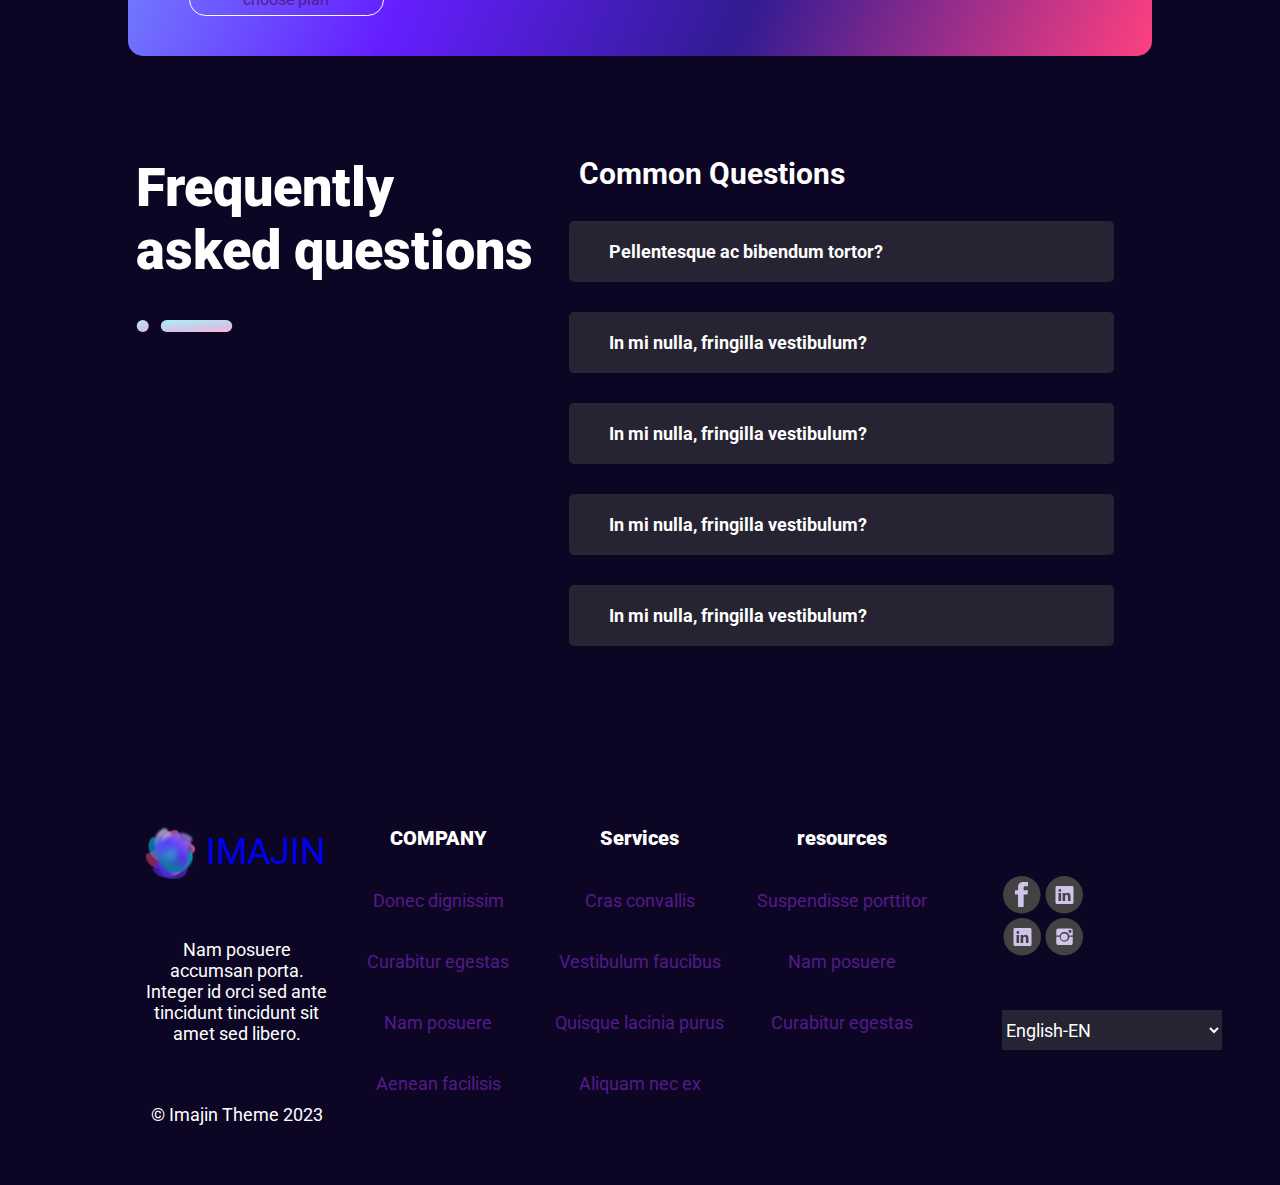
<file: Pricing-Plan-and-FaQ/src/pricing plan/pricing.html>
<!DOCTYPE html>
<html lang="en">
  <head>
    <meta charset="UTF-8" />
    <meta name="viewport" content="width=device-width, initial-scale=1.0" />
    <title>Pricing plan</title>
    <link rel="stylesheet" href="../root-and-rese.css" />
    <link rel="stylesheet" href="style.css" />
  </head>
  <body>
    <header class="container">
      <section class="top flex">
        <div class="logo flex">
          <img src="../../asset/logo/logo.svg" alt="" />
          <a href="#">IMAJIN</a>
        </div>
        <div class="menu flex">
          <nav class="list">
            <ul class="flex">
              <li><a href="">About</a></li>
              <li><a href="">Features</a></li>
              <li><a href="">Develop</a></li>
              <li><a href="">Community</a></li>
              <li><a href="">Blog</a></li>
            </ul>
          </nav>
          <div class="Option flex">
            <a href="">Login</a>
            <a href="">register</a>
            <div></div>
            <span><img src="../../asset/logo/setting.svg" alt="" /></span>
          </div>
        </div>
      </section>
      <input class="header-input" type="text" placeholder="Ask a question" />
    </header>
    <main>
      <section class="container hero-pap">
        <h1>Pricing and Plan</h1>
        <p>
          Donec dignissim, odio ac imperdiet luctus, ante nisl accumsan justo,
          et venenatis ante metus pellentesque sem.
        </p>
      </section>
      <section class="container flex pp-title">
        <div class="flex">
          <p>MONTHLY</p>
          <p>YEARLY</p>
        </div>
      </section>
      <section class="container main-pp flex">
        <div class="pp-item pp-item-1">
          <p>free</p>
          <p>0$</p>
          <p>
            Nam sollicitudin dignissim Cras convallis lacus Quisque ut metus
            Vivamus sit amet Cras convallis lacus orci
          </p>

          <p>Interdum et malesuada fames ac ante ipsum primis in faucibus.</p>
          <p><a href="">choose plan</a></p>
        </div>
        <div class="pp-item pp-item-2">
          <p>free</p>
          <p>0$</p>
          <p>
            Nam sollicitudin dignissim Cras convallis lacus Quisque ut metus
            Vivamus sit amet Cras convallis lacus orci
          </p>

          <p>Interdum et malesuada fames ac ante ipsum primis in faucibus.</p>
          <p><a href="">choose plan</a></p>
        </div>
        <div class="pp-item pp-item-3">
          <p>free</p>
          <p>0$</p>
          <p>
            Nam sollicitudin dignissim Cras convallis lacus Quisque ut metus
            Vivamus sit amet Cras convallis lacus orci
          </p>

          <p>Interdum et malesuada fames ac ante ipsum primis in faucibus.</p>
          <p><a href="">choose plan</a></p>
        </div>
        <div class="pp-item pp-item-4">
          <p>free</p>
          <p>0$</p>
          <p>
            Nam sollicitudin dignissim Cras convallis lacus Quisque ut metus
            Vivamus sit amet Cras convallis lacus orci
          </p>

          <p>Interdum et malesuada fames ac ante ipsum primis in faucibus.</p>
          <p><a href="">choose plan</a></p>
        </div>
      </section>
      <section class="container faq-container flex">
        <div class="navbar">
          <h1>Frequently asked questions</h1>
        </div>
        <div class="faq">
          <div class="common-questions">
            <h1 class="questions-title">Common Questions</h1>
            <details>
              <summary>Pellentesque ac bibendum tortor?</summary>
              <article>
                <p>
                  Lorem ipsum dolor sit amet consectetur adipisicing elit.
                  Quidem esse excepturi ducimus dolorum perferendis maiores
                  incidunt odio debitis ab! Temporibus distinctio maiores
                  dignissimos eaque quidem ipsa dolorum officia? Doloribus,
                  similique!
                </p>
              </article>
            </details>
            <details>
              <summary>In mi nulla, fringilla vestibulum?</summary>
              <article>
                <p>
                  Lorem ipsum dolor sit amet consectetur adipisicing elit.
                  Quidem esse excepturi ducimus dolorum perferendis maiores
                  incidunt odio debitis ab! Temporibus distinctio maiores
                  dignissimos eaque quidem ipsa dolorum officia? Doloribus,
                  similique!
                </p>
              </article>
            </details>
            <details>
              <summary>In mi nulla, fringilla vestibulum?</summary>
              <article>
                <p>
                  Lorem ipsum dolor sit amet consectetur adipisicing elit.
                  Quidem esse excepturi ducimus dolorum perferendis maiores
                  incidunt odio debitis ab! Temporibus distinctio maiores
                  dignissimos eaque quidem ipsa dolorum officia? Doloribus,
                  similique!
                </p>
              </article>
            </details>
            <details>
              <summary>In mi nulla, fringilla vestibulum?</summary>
              <article>
                <p>
                  Lorem ipsum dolor sit amet consectetur adipisicing elit.
                  Quidem esse excepturi ducimus dolorum perferendis maiores
                  incidunt odio debitis ab! Temporibus distinctio maiores
                  dignissimos eaque quidem ipsa dolorum officia? Doloribus,
                  similique!
                </p>
              </article>
            </details>
            <details>
              <summary>In mi nulla, fringilla vestibulum?</summary>
              <article>
                <p>
                  Lorem ipsum dolor sit amet consectetur adipisicing elit.
                  Quidem esse excepturi ducimus dolorum perferendis maiores
                  incidunt odio debitis ab! Temporibus distinctio maiores
                  dignissimos eaque quidem ipsa dolorum officia? Doloribus,
                  similique!
                </p>
              </article>
            </details>
          </div>
        </div>
      </section>
    </main>
    <footer class="container flex">
      <section>
        <div class="logo flex">
          <img src="../../asset/logo/logo.svg" alt="" />
          <a href="#">IMAJIN</a>
        </div>
        <p>
          Nam posuere accumsan porta. Integer id orci sed ante tincidunt
          tincidunt sit amet sed libero.
        </p>
        <p>© Imajin Theme 2023</p>
      </section>
      <section>
        <nav class="footer-nav">
          <h2>COMPANY</h2>
          <ul>
            <li><a href="">Donec dignissim</a></li>
            <li><a href="">Curabitur egestas</a></li>
            <li>
              <a href="">Nam posuere</a>
            </li>
            <li><a href="">Aenean facilisis</a></li>
          </ul>
        </nav>
      </section>
      <section>
        <nav class="footer-nav">
          <h2>Services</h2>
          <ul>
            <li><a href="">Cras convallis</a></li>
            <li><a href="">Vestibulum faucibus</a></li>
            <li>
              <a href="">Quisque lacinia purus</a>
            </li>
            <li><a href="">Aliquam nec ex</a></li>
          </ul>
        </nav>
      </section>
      <section>
        <nav class="footer-nav">
          <h2>resources</h2>
          <ul>
            <li><a href="">Suspendisse porttitor</a></li>
            <li><a href="">Nam posuere</a></li>
            <li>
              <a href="">Curabitur egestas </a>
            </li>
          </ul>
        </nav>
      </section>
      <section>
        <div>
          <img src="../../asset/social icon/facebook.svg" alt="" />
          <img src="../../asset/social icon/linkdin.svg" alt="" />
          <img src="../../asset/social icon/x.svg" alt="" />
          <img src="../../asset/social icon/instagram.svg" alt="" />
        </div>
        <div>
          <select name="" id="">
            <option value="">English-EN</option>
            <option value="">Persian-IR</option>
          </select>
        </div>
      </section>
    </footer>
  </body>
</html>
</file>
<file: src/login-form/style.css>
.container {
  width: 800px;
  height: 800px;
  background-color: #8bd6bf;
  margin: 0 auto;
  position: relative;
}
.circle {
  position: absolute;
  width: 200px;
  height: 400px;
  background-color: #202926;
  border-radius: 1000px 0 0px 1000px;
  top: 200px;
  left: 200px;
}
.circle-2 {
  position: absolute;
  width: 200px;
  height: 400px;
  background-color: #15201c;
  border-radius: 0% 1000px 1000px 0%;
  top: 200px;
  left: 400px;
}
.circle-3 {
  position: absolute;
  width: 130px;
  height: 130px;
  background-color: #eb4a5c;
  border-radius: 50%;
  top: 500px;
  left: 420px;
}
.form {
  text-align: center;
  position: absolute;
  top: 280px;
  left: 260px;
}
.form h1 {
  color: #b4b6b5;
  margin: 10px;
}

.form form input {
  border: 1px solid #b4b6b5;
  margin: 15px;
  width: 250px;
  height: 40px;
  border-radius: 5px;
  color: aliceblue;
  background-color: gray;
}
</file>
<file: src/main page/style.css>
*,
::after,
::before {
  margin: 0;
  padding: 0;
  box-sizing: border-box;
}
.container {
  max-width: 80rem;
  margin-right: auto;
  margin-left: auto;
  padding-right: 1rem;
  padding-left: 1rem;
}
.top-header {
  display: flex;
  justify-content: space-between;
  margin-top: 10px;
  font-size: 20px;
}
.top-header-left {
  display: flex;
  justify-content: space-between;
}
.header-title {
  margin-right: 50px;
}
.header-menu {
  list-style: none;
  display: flex;
}
.header-menu li {
  margin: 0px 10px;
}
.top-header-right {
  color: white;
  background-color: darkblue;
  padding: 10px 20px;
  border-radius: 10px;
}
.test {
  width: 300px;
  height: 300px;
  background-color: aquamarine;
  margin: 100px auto;
  border-radius: 10%;
  transition: all 200ms linear;
}
.test:hover {
  border-radius: 50%;
  transform: rotate(45deg);
  transition: all 300ms linear;
}
</file>
<file: src/main page/responsive.css>
@media only screen and (min-width: 1200px) {
  .container {
    max-width: 80%;
  }
}
@media only screen and (max-width: 1200px) {
  .container {
    max-width: 960px;
  }
}

@media only screen and (max-width: 992px) {
  .container {
    max-width: 720px;
  }
}

@media only screen and (max-width: 768px) {
  .container {
    max-width: 540px;
  }
}

@media only screen and (max-width: 576px) {
  .container {
    max-width: 100%;
  }
}
</file>
<file: src/Product Card/style.css>
*,
::after,
::after {
  margin: 0;
  padding: 0;
  box-sizing: border-box;
  outline: none;
  border: none;
  text-decoration: none;
}
.product-container {
  display: grid;
  grid-template-columns: repeat(auto-fit, minmax(250px, 1fr));
  max-width: 1280px;
  margin: 5% auto;
  gap: 25px;
  text-align: center;
}
.product {
  display: flex;
  flex-direction: column;
  padding: 10px 10px 5px 10px;
  justify-content: space-around;
  min-height: 550px;
  box-shadow: 0 0 20px 0px #00000082;
  border-radius: 3px;
}
.product > img {
  display: flex;
  flex-direction: column;
  width: 100%;
  justify-content: space-between;
}
.product > span:nth-child(2) {
  font-size: 14px;
  line-height: 2;
}
.product > div:nth-child(3) {
  display: flex;
  justify-content: flex-end;
  gap: 20px;
  align-items: center;
}
.product > div:nth-child(3) span:first-child {
  text-decoration: line-through;
  color: gray;
  font-size: 14px;
}
.product > div:nth-child(3) span:nth-child(2) {
  background-color: aqua;
  color: blue;
  padding: 1px 6px;
  border-radius: 4px;
  font-weight: 700;
  font-size: 16px;
}
.product > div:nth-child(4) {
  display: flex;
  justify-content: space-between;
}
.product > div:nth-child(4) span:first-child {
  font-weight: 600;
}
.product > div:nth-child(4) span:first-child::before {
  content: "\272E";
  color: rgb(255, 234, 0);
  margin-right: 5px;
}
.product > div:nth-child(4) span:nth-child(2) {
  font-weight: 700;
}
.product > div:nth-child(4) span:nth-child(2)::after {
  content: "تومان";
  margin-left: 5px;
  font-weight: 500;
}
@media screen and (max-width: 1536px) {
  .product-container {
    max-width: 1280px !important;
  }
}
@media screen and (max-width: 1280px) {
  .product-container {
    max-width: 1024px !important;
    gap: 20px !important;
  }
}
@media screen and (max-width: 1024px) {
  .product-container {
    max-width: 768px !important;
    gap: 15px !important;
  }
}
@media screen and (max-width: 768px) {
  .product-container {
    max-width: 90% !important;
    gap: 10px !important;
  }
}
@media screen and (max-width: 640px) {
  .product-container {
    max-width: 640px !important;
    gap: 8px !important;
  }
}
@media screen and (max-width: 475px) {
  .product-container {
    max-width: 100% !important;
    gap: 5px !important;
  }
}
</file>
<file: src/grid gallery/style.css>
*,
::after,
::before {
  margin: 0;
  padding: 0;
  border: none;
  outline: none;
  list-style: none;
  text-decoration: none;
}
body {
  background-color: bisque;
}
.grid-container {
  display: grid;
  grid-template-columns: repeat(auto-fit, minmax(250px, 1fr));
  grid-template-rows: 1fr 1.5fr;
  width: 75%;
  margin: 50px auto;
  gap: 15px;
}
.grid-item img {
  width: 100%;
  height: 100%;
  object-fit: cover;
  border-radius: 15px;
}

@media screen and (max-width: 1280px) {
  .grid-container {
    width: 80% !important;
    margin: 45px auto !important;
    gap: 14px !important;
    grid-template-rows: 1fr 1.5fr 1fr 1.5fr;
  }
}
@media screen and (max-width: 1024px) {
  .grid-container {
    width: 85% !important;
    margin: 40px auto !important;
    gap: 12px !important;
  }
}
@media screen and (max-width: 768px) {
  .grid-container {
    width: 90% !important;
    margin: 30px auto !important;
    gap: 10px !important;
    grid-template-rows: 1fr 1.5fr 1fr 1.5fr 1fr 1.5fr 1fr 1.5fr 1fr 1.5fr 1fr 1.5fr;
  }
}
@media screen and (max-width: 640px) {
  .grid-container {
    width: 95% !important;
    margin: 20px auto !important;
    gap: 8px !important;
  }
}
@media screen and (max-width: 475px) {
  .grid-container {
    width: 98% !important;
    margin: 10px auto !important;
    gap: 5px !important;
  }
}
/* --------------------------------------second gallery-------------------------------------- */
.grid-container-s {
  display: grid;
  grid-template-columns: repeat(4, auto);
  grid-template-rows: 280px 300px 280px 250px auto;
  grid-template-areas: ". itm6 itm6 itm6" " itm11 itm4  itm4 itm8" "itm1 itm1 itm2 ." "itm7 itm10 itm9 itm3" "itm5 itm5 itm12 itm12";
  width: 75%;

  margin: 200px auto;
  gap: 15px;
}
.grid-item-s img {
  width: 100%;
  height: 100%;
  object-fit: cover;
  border-radius: 15px;
}
.grid-container-s div:nth-child(1) {
  grid-area: itm1;
}
.grid-container-s div:nth-child(2) {
  grid-area: itm2;
}
.grid-container-s div:nth-child(3) {
  grid-area: itm3;
}
.grid-container-s div:nth-child(4) {
  grid-area: itm4;
}
.grid-container-s div:nth-child(5) {
  grid-area: itm5;
}
.grid-container-s div:nth-child(6) {
  grid-area: itm6;
  /* height: 300px; */
}
.grid-container-s div:nth-child(7) {
  grid-area: itm7;
}
.grid-container-s div:nth-child(8) {
  grid-area: itm8;
  grid-row: 2/4;
}
.grid-container-s div:nth-child(9) {
  grid-area: itm9;
}
.grid-container-s div:nth-child(10) {
  grid-area: itm10;
}
.grid-container-s div:nth-child(11) {
  grid-area: itm11;
  /* height: 550px; */
  grid-row: 1/3;
}
.grid-container-s div:nth-child(12) {
  grid-area: itm12;
}

@media screen and (max-width: 1280px) {
  .grid-container-s {
    width: 80% !important;
    gap: 14px !important;
    grid-template-rows: repeat(4, 1fr) !important;
    grid-template-columns: repeat(3, 1fr) !important;
    grid-template-areas: "itm1 itm2 itm3" "itm4 itm5 itm6" "itm7 itm8 itm9" "itm10 itm11 itm12";
  }
  .grid-container-s div:nth-child(8) {
    grid-row: auto;
  }
  .grid-container-s div:nth-child(11) {
    grid-row: auto;
  }
}
@media screen and (max-width: 1024px) {
  .grid-container-s {
    width: 85% !important;
    gap: 12px !important;
    grid-template-rows: repeat(6, 1fr) !important;
    grid-template-columns: repeat(2, 1fr) !important;
    grid-template-areas: "itm1 itm2" "itm3 itm4" "itm5 itm6" "itm7 itm8" "itm9 itm10" "itm11 itm12";
  }
}
@media screen and (max-width: 768px) {
  .grid-container-s {
    width: 90% !important;
    gap: 10px !important;
  }
}
@media screen and (max-width: 640px) {
  .grid-container-s {
    width: 95% !important;
    gap: 8px !important;
  }
}
@media screen and (max-width: 475px) {
  .grid-container-s {
    width: 98% !important;
    gap: 5px !important;
    grid-template-rows: repeat(12, 1fr) !important;
    grid-template-columns: repeat(1, 1fr) !important;
    grid-template-areas: "itm1" "itm2" "itm3" "itm4" "itm5" "itm6" "itm7" "itm8" "itm9" "itm10" "itm11" "itm12";
  }
}
body > div {
  margin-bottom: 500px;
}
</file>
<file: src/product/style.css>
*,
::after,
::before {
  margin: 0;
  padding: 0;
  border: none;
  outline: none;
  text-decoration: none;
  box-sizing: border-box;
}
body {
  background-color: #363535;
}
/* start cena codes */
img {
  cursor: pointer;
}
.overlayer {
  position: fixed;
  inset: 0;
  background: #000000a5;
  backdrop-filter: blur(5px);
  z-index: 10;
  cursor: pointer;
}
.overlayer-img {
  position: fixed;
  width: 50vw;
  height: 100vh;
  left: 50%;
  top: 50%;
  transform: translate(-50%, -50%);
  z-index: 99;
}
/* end cena codes */
.products {
  display: grid;
  grid-template-columns: repeat(auto-fit, minmax(250px, 1fr));
  grid-template-rows: repeat(3, 400px);
  max-width: 1280px;
  margin: 5% auto;
  gap: 25px;
  text-align: center;
}
.product {
  min-width: 250px;
  background-color: white;
  display: flex;
  flex-direction: column;
  align-items: center;
  justify-content: space-between;
  border-radius: 15px;
}
.product button {
  width: 100%;
  background-color: darkblue;
  height: 35px;
  color: white;
  font-size: 18px;
  font-weight: 700;
  border-radius: 0px 0 15px 15px;
}
.product img {
  width: 80%;
  height: 250px;
  object-fit: cover;
  margin-top: 15px;
}
@media screen and (max-width: 1280px) {
  .products {
    max-width: 1024px !important;
    gap: 20px !important;
    grid-template-rows: repeat(4, 400px);
  }
}
@media screen and (max-width: 1024px) {
  .products {
    max-width: 768px !important;
    gap: 15px !important;
    grid-template-rows: repeat(6, 400px);
  }
}
@media screen and (max-width: 768px) {
  .products {
    max-width: 90% !important;
    gap: 10px !important;
  }
}
@media screen and (max-width: 640px) {
  .products {
    max-width: 640px !important;
    gap: 8px !important;
    grid-template-rows: repeat(12, 400px);
  }
}
@media screen and (max-width: 475px) {
  .products {
    max-width: 100% !important;
    margin: 10px auto !important;
    gap: 5px !important;
  }
}
</file>
<file: Pricing-Plan-and-FaQ/src/root-and-rese.css>
@import url("https://fonts.googleapis.com/css2?family=Open+Sans:ital,wght@0,300..800;1,300..800&display=swap");
@import url("https://fonts.googleapis.com/css2?family=Roboto:ital,wght@0,100;0,300;0,400;0,500;0,700;0,900;1,100;1,300;1,400;1,500;1,700;1,900&display=swap");
*,
::after,
::before {
  margin: 0;
  padding: 0;
  box-sizing: border-box;
  outline: none;
  border: none;
  text-decoration: none;
  font-family: "open sans";
  font-family: "roboto";
}
:root {
  --Paper-Light: #ffffff;
  --Default-Light: #fafafa;
  --Paper-Dark: #424242;
  --Default-Dark: #303030;
  --Primary-Main: #651fff;
  --Primary-Light: #d1c4e9;
  --Primary-Dark: #311b92;
  --Secondary-Main: #00e5ff;
  --Secondary-Light: #84ffff;
  --Secondary-Dark: #006064;
  --Accent-Main: #ff4081;
  --Accent-Light: #f8bbd0;
  --Accent-Dark: #d81b60;
  --Text-Primary: rgba(0, 0, 0, 0.87);
  --Text-Secondary: rgba(0, 0, 0, 0.54);
  --Text-Disabled: rgba(0, 0, 0, 0.38);
  --Text-Field: rgba(0, 0, 0, 0.42);
  --Text-Secondary-Dark-Mode: rgba(255, 255, 255, 0.7);
  --background-color: #0c0624;
}
body {
  background-color: var(--background-color);
}
.flex {
  display: flex;
}
.container {
  max-width: 1536px;
  margin-left: auto;
  margin-right: auto;
  padding-left: 0.5rem;
  padding-right: 0.5rem;
}
@media screen and (max-width: 1536px) {
  .container {
    max-width: 1280px;
  }
}
@media screen and (max-width: 1280px) {
  .container {
    max-width: 1024px;
  }
  .hero-object img {
    opacity: 0.5;
  }
  .menu .list {
    margin-right: 70px !important;
  }
  .Option {
    width: 300px !important;
  }
  details {
    margin: 30px 30px !important;
    padding: 20px 40px !important;
    font-size: 18px !important;
  }
  summary::after {
    width: 27px !important;
    height: 15px !important;
  }
  .faq h1 {
    font-size: 30px !important;
  }
  .faq h2 {
    font-size: 22px !important;
  }
  .side-bar nav ul li {
    margin: 40px 0 !important;
    font-size: 18px !important;
  }
  .faq-container .navbar h1 {
    font-size: 54px !important;
  }
}

@media screen and (max-width: 1024px) {
  .container {
    max-width: 768px;
  }
  .hero-object {
    display: none;
  }
  .menu .list {
    margin-right: 20px !important;
    margin-left: 20px !important;
  }
  .Option {
    width: 250px !important;
  }
  .hero {
    justify-content: center !important;
  }
  .hero p {
    display: none !important;
  }

  .search-box input {
    width: 100% !important;
    height: 45px !important;
    font-size: 18px !important;
    padding: 0 15px !important;
  }
  .short-access {
    flex-wrap: wrap;
    height: auto !important;
    justify-content: center !important;
    margin-top: 0 !important;
  }
  .access-box {
    margin: 40px !important;
  }
  details {
    margin: 20px 20px !important;
    padding: 15px 30px !important;
    font-size: 14px !important;
  }
  summary::after {
    width: 18px !important;
    height: 10px !important;
  }
  .faq h1 {
    font-size: 26px !important;
  }
  .faq h2 {
    font-size: 18px !important;
  }
  .side-bar nav ul li {
    margin: 35px 0 !important;
    font-size: 16px !important;
  }
  .request img {
    width: 80% !important;
    margin-top: -5px !important;
    margin-left: -5px !important;
  }
  .request span {
    width: 100% !important;
  }
  .request .request-spn-1 {
    font-size: 18px !important;
  }
  .request .request-spn-2 {
    margin: 25px 0;
    font-size: 18px !important;
  }
  .request .request-spn-3 {
    width: 95% !important;
    font-size: 16px !important;
    height: 40px !important ;
    margin-bottom: 10px !important;
  }
  footer > section {
    width: 25% !important;
  }
  .faq-container {
    flex-wrap: wrap;
  }
  .faq-container .faq {
    width: 100% !important;
  }
  .faq-container .navbar {
    display: none !important;
  }
}

@media screen and (max-width: 768px) {
  .container {
    max-width: 640px;
  }
  .menu .list {
    margin-right: 20px !important;
    margin-left: 20px !important;
  }
  .Option a,
  .Option div {
    display: none !important;
  }
  .Option {
    width: 50px !important;
  }
  .top {
    justify-content: center !important;
  }
  .faq {
    flex-wrap: wrap-reverse !important;
  }
  .questions,
  .side {
    width: 100% !important;
  }
  .side {
    text-align: center !important;
  }

  details {
    margin: 10px 10px !important;
    padding: 10px 20px !important;
    font-size: 12px !important;
  }
  summary::after {
    width: 9px !important;
    height: 5px !important;
  }
  .faq h1 {
    font-size: 22px !important;
  }
  .faq h2 {
    font-size: 16px !important;
  }
  .side-bar nav ul li {
    margin: 30px 0 !important;
    font-size: 14px !important;
  }

  .request img {
    display: none !important;
  }
  .request span {
    width: 100% !important;
  }
  .request .request-spn-1 {
    font-size: 18px !important;
  }
  .request .request-spn-2 {
    margin: 25px 0;
    font-size: 18px !important;
  }
  .request .request-spn-3 {
    width: 95% !important;
    font-size: 16px !important;
    height: 40px !important ;
    margin-bottom: 10px !important;
    border: 1px solid #311b92;
  }
  footer > section {
    width: 30% !important;
  }
}
@media screen and (max-width: 640px) {
  .container {
    max-width: 475px;
  }
  .menu > nav {
    display: none !important;
  }
  .top {
    justify-content: space-between !important;
  }
  .menu {
    width: auto !important;
  }
  .hero {
    display: none !important;
  }
  .header-input {
    display: block !important;
  }
  details {
    margin: 7px 7px !important;
    padding: 7px 14px !important;
    font-size: 10px !important;
  }
  summary::after {
    width: 9px !important;
    height: 5px !important;
  }
  .faq h1 {
    font-size: 20px !important;
  }
  .faq h2 {
    font-size: 14px !important;
  }
  .side-bar nav ul li {
    margin: 30px 0 !important;
    font-size: 12px !important;
  }
  footer > section {
    width: 50% !important;
  }
  .main-pp {
    justify-content: center !important;
  }
}

@media screen and (max-width: 475px) {
  .container {
    max-width: 100%;
  }
  .access-box,
  .access-box-2 {
    width: 143px !important;
    height: 112px !important;
  }

  .access-box-2 {
    transform-origin: 112px 112px !important;
  }

  .access-box img {
    width: 75px !important;
    height: 75px !important;
    margin-top: -22.5px;
  }
  .access-box h2,
  .access-box p {
    margin: 5px 0 !important;
  }
  .access-box h2 {
    font-size: 15px;
  }
  .access-box p {
    font-size: 10px;
  }
  footer > section {
    width: 100% !important;
  }
}
</file>
<file: Pricing-Plan-and-FaQ/src/faq/style.css>
header .top {
  margin: 0 auto;
  max-width: 1280px;
  height: 100px;
  justify-content: space-between;
  align-items: center;
}
.top .logo,
footer > section > .logo {
  width: 180px;
  color: var(--Paper-Light);
  font-size: 36px;
  align-items: center;
  justify-content: space-between;
  z-index: 5;
}
.top .logo img,
footer > section > .logo > img {
  width: 50px;
}
.top .menu {
  width: 100%;
  justify-content: space-between;
  align-items: center;
  z-index: 5;
}
.menu .list {
  width: 75%;
  margin-left: 70px;
  margin-right: 150px;
}
.menu .list ul {
  display: flex;
  justify-content: space-between;
}
.menu .list ul li {
  list-style: none;
  color: var(--Paper-Light);
}
.menu .list ul li a::after {
  visibility: hidden;
  content: url(../../asset/sm-after.svg);
  width: 5% !important;
  text-align: right;
  display: block;
}
.menu .list ul li:hover a::after {
  visibility: visible;
}
.menu .list ul li:hover {
  color: var(--Primary-Light);
}
.menu .Option {
  width: 25%;
  justify-content: space-between;
  align-items: center;
}
.menu .Option a:nth-child(1) {
  color: var(--Paper-Light);
  font-size: 18px;
}
.menu .Option a:nth-child(2) {
  color: var(--Primary-Main);
  background-color: var(--Primary-Light);
  font-size: 18px;
  padding: 5px 20px;
  border-radius: 15px;
}
.menu .Option div {
  width: 2px;
  height: 30px;
  border: 1px solid rgba(255, 255, 255, 0.2);
}
/* -------------------------------------------end of top header------------------------------------------- */
.hero {
  height: 380px;
  width: 100%;
  flex-direction: column;
  justify-content: flex-end;
  align-items: center;
}
.search-box {
  height: 175px;
  flex-direction: column;
  justify-content: space-between;
  align-items: center;
}
.search-box h1 {
  color: var(--Paper-Light);
  font-size: 64px;
  z-index: 100;
}
.search-box input {
  width: 830px;
  height: 65px;
  background-color: var(--Default-Dark);
  border-radius: 10px;
  color: #aeaeae;
  font-size: 22px;
  padding: 0 30px;
}
.hero p {
  font-size: 220px;
  position: absolute;
  z-index: 2;
  top: 110px;
  font-weight: 900;
  background: linear-gradient(
    167deg,
    #311b9280 0%,
    #00616480 67%,
    #f8bbd080 100%
  );
  -webkit-text-fill-color: transparent;
  -webkit-background-clip: text;
}
.hero-object {
  width: 100% !important;
  position: absolute;
  z-index: -1;
}
.hero-object img {
  width: 100% !important;
}
.header-input {
  width: 100%;
  height: 65px;
  background-color: var(--Default-Dark);
  border-radius: 10px;
  color: #aeaeae;
  font-size: 22px;
  padding: 0 30px;
  margin: 50px 0;
  display: none;
}
/* -------------------------------------------end of hero header------------------------------------------- */
.short-access {
  justify-content: space-between;
  text-align: center;
  height: 300px;
  margin-top: 150px;
}
.access-box,
.access-box-2 {
  width: 286px;
  height: 224px;
  border: 1px solid var(--Primary-Main);
  border-radius: 20px;
}
.access-box {
  background-image: url("../../asset/short ac/Screenshot\ 2024-08-11\ 165005.jpg");
  z-index: 5;
}
.access-box-2 {
  transform: rotate(-5deg);
  transform-origin: 225px 225px;
  position: absolute;
  z-index: -2;
}
.short-access div:nth-child(2),
.short-access div:nth-child(2) div {
  border: 1px solid var(--Secondary-Main);
}
.short-access div:nth-child(3),
.short-access div:nth-child(3) div {
  border: 1px solid var(--Accent-Dark);
}
.access-box img {
  width: 150px;
  height: 150px;
  object-fit: cover;
  margin-top: -45px;
}
.access-box h2,
.access-box p {
  color: white;
  font-weight: 500;
  margin-bottom: 15px;
}
/* -------------------------------------------end of short-access section------------------------------------------- */
.faq {
  margin-top: 70px;
}
.side {
  width: 30%;
  color: var(--Paper-Light);
}
.questions {
  width: 70%;
}
/* summary and detail */
summary {
  list-style: none;
  display: flex;
  justify-content: space-between;
  align-items: center;
  transition: all 0.2s;
  font-weight: bold;
  color: #ffffff;
  border-radius: 5px;
}

summary::after {
  content: "";
  width: 36px;
  height: 20px;
  background: url("https://uploads.sitepoint.com/wp-content/uploads/2023/10/1697699669arrow.svg")
    no-repeat;
  background-size: cover;
  transition: all 0.2s;
  color: white !important;
}

details[open] > summary::after {
  transform: rotate(180deg);
  transition: all 0.2s;
}
article {
  margin-top: 30px;
}
summary::-webkit-details-marker {
  display: none;
}

details[open] summary {
  border-radius: 5px 5px 0 0;
  transition: all 0.2s;
}
details[open] {
  background-color: #651fff;
  transition: all 0.5s;
}
details {
  margin-top: 25px;
  background-color: #42424281;
  color: #ffffff;
  border-radius: 5px;
  margin: 50px;
  padding: 30px 50px;
  font-size: 22px;
}
.questions-title {
  margin-left: 40px;
  color: white;
  font-size: 35px;
}
/* summary and detail */
.side-bar nav h2 {
  font-size: 26px;
  font-weight: 900;
}
.side-bar nav ul li {
  list-style: none;
  margin: 50px 0;
  font-size: 20px;
}
.request {
  width: 100%;
  height: auto;
  background: linear-gradient(#311b92, #84ffff);
  border-radius: 20px;
  flex-direction: column;
  align-items: center;
}
.request img {
  width: 90%;
  margin-top: -15px;
  margin-left: -10px;
}
.request span {
  text-align: center;
}
.request .request-spn-1 {
  font-size: 26px;
  color: white;
}
.request .request-spn-2 {
  margin: 25px 0;
  font-size: 20px;
  color: white;
}
.request .request-spn-3 {
  font-size: 18px;
  color: #006064;
  width: 300px;
  height: 50px;
  border-radius: 15px;
  background-color: #84ffff;
  align-items: center;
  justify-content: center;
  text-align: center;
  margin-bottom: 10px;
  border: 1px solid #311b926c;
}
/* -------------------------------------------end of faq section------------------------------------------- */
footer {
  justify-content: space-around;
  flex-wrap: wrap;
  margin-top: 150px;
  text-align: center;
}
footer > section {
  width: 18%;
  /* border: 1px solid wheat; */
}
.footer-nav {
  color: white;
  text-align: center;
}
.footer-nav h2 {
  font-size: 20px;
  font-weight: 900;
}
.footer-nav ul li {
  list-style: none;
  margin: 40px 0;
  font-size: 18px;
}
footer section:nth-child(1) p {
  color: white;
  font-size: 18px;
  margin: 60px 0;
}
footer section:nth-child(5) div {
  margin: 50px;
}
select,
option {
  background-color: #42424281;
  color: white;
  width: 220px;
  height: 40px;
  font-size: 18px;
}
</file>
<file: Pricing-Plan-and-FaQ/src/pricing plan/style.css>
header .top {
  margin: 0 auto;
  max-width: 1280px;
  height: 100px;
  justify-content: space-between;
  align-items: center;
}
.top .logo,
footer > section > .logo {
  width: 180px;
  color: var(--Paper-Light);
  font-size: 36px;
  align-items: center;
  justify-content: space-between;
  z-index: 5;
}
.top .logo img,
footer > section > .logo > img {
  width: 50px;
}
.top .menu {
  width: 100%;
  justify-content: space-between;
  align-items: center;
  z-index: 5;
}
.menu .list {
  width: 75%;
  margin-left: 70px;
  margin-right: 150px;
}
.menu .list ul {
  display: flex;
  justify-content: space-between;
}
.menu .list ul li {
  list-style: none;
  color: var(--Paper-Light);
}
.menu .list ul li:hover {
  color: var(--Primary-Light);
}

.menu .list ul li a::after {
  visibility: hidden;
  content: url(../../asset/sm-after.svg);
  width: 5% !important;
  text-align: right;
  display: block;
}
.menu .list ul li:hover a::after {
  visibility: visible;
}
.menu .Option {
  width: 25%;
  justify-content: space-between;
  align-items: center;
}
.menu .Option a:nth-child(1) {
  color: var(--Paper-Light);
  font-size: 18px;
}
.menu .Option a:nth-child(2) {
  color: var(--Primary-Main);
  background-color: var(--Primary-Light);
  font-size: 18px;
  padding: 5px 20px;
  border-radius: 15px;
}
.menu .Option div {
  width: 2px;
  height: 30px;
  border: 1px solid rgba(255, 255, 255, 0.2);
}
.header-input {
  width: 100%;
  height: 65px;
  background-color: var(--Default-Dark);
  border-radius: 10px;
  color: #aeaeae;
  font-size: 22px;
  padding: 0 30px;
  margin: 50px 0;
  display: none;
}
/* -------------------------------------------end of hero header------------------------------------------- */
.hero-pap {
  text-align: center;
  width: 900px;
  margin-top: 100px;
}
.hero-pap h1::after {
  content: url(../../asset/after.svg);
  text-align: center;
  display: block;
}
.hero-pap h1 {
  font-size: 64px;
  color: white;
}
.hero-pap p {
  color: white;
  text-align: center;
  font-size: 24px;
}
/* -------------------------------------------enf of header title style------------------------------------------- */
.pp-title {
  text-align: center;
  justify-content: center;
  margin: 100px auto;
}
.pp-title div {
  width: 400px;
  height: 50px;
  border-radius: 32px;
  justify-content: space-around;
  align-items: center;
  font-size: 24px;
  background-color: white;
  background: linear-gradient(to right, #b2ebf2, #67888c);
  font-weight: 500;
}

.pp-title div p {
  padding: 6px 40px;
  border-radius: 32px;
}
.pp-title div p:first-child {
  background-color: black;
  color: white;
}

/* -------------------------------------------end pp title style------------------------------------------- */
.main-pp {
  flex-wrap: wrap;
  background: linear-gradient(
    294deg,
    rgba(0, 0, 0, 1) 0%,
    rgba(255, 64, 129, 1) 0%,
    rgba(49, 27, 146, 1) 29%,
    rgba(101, 31, 255, 1) 53%,
    rgba(132, 255, 255, 1) 100%
  );
  text-align: center;
  color: white;
  border-radius: 15px;
  justify-content: space-between;
}
.pp-item {
  width: 300px;
  height: 500px;
  display: flex;
  flex-direction: column;
  align-items: center;
  justify-content: space-evenly;
  border-radius: 15px;
}
.pp-item > p:nth-child(1) {
  color: black;
  background-color: white;
  font-size: 22px;
  font-weight: 500;
  width: 60px;
  height: 30px;
  width: 100px;
  text-align: center;
  border-radius: 15px;
}
.pp-item > p:nth-child(2) {
  color: white;
  font-size: 30px;
  font-weight: 900;
}
.pp-item > p:nth-child(3) {
  line-height: 2;
  width: 75%;
}
.pp-item > p:nth-child(4) {
  line-height: 1.5;
  font-size: 12px;
}
.pp-item > p:nth-child(5) {
  width: 65%;
  padding-top: 6px;
  padding-bottom: 6px;
  border: 1px solid white;
  text-align: center;
  border-radius: 20px;
}
/* -------------------------------------------end pp section style------------------------------------------- */
.faq-container {
  margin-top: 100px;
}
.faq-container .navbar {
  width: 40%;
}
.faq-container .navbar h1 {
  font-size: 72px;
  font-weight: 900;
  color: white;
}
.faq-container .navbar h1::after {
  content: url(../../asset/after.svg);
  text-align: left;
  display: block;
}
.faq-container .faq {
  width: 60%;
}
/* summary and detail */
summary {
  list-style: none;
  display: flex;
  justify-content: space-between;
  align-items: center;
  transition: all 0.2s;
  font-weight: bold;
  color: #ffffff;
  border-radius: 5px;
}

summary::after {
  content: "";
  width: 36px;
  height: 20px;
  background: url("https://uploads.sitepoint.com/wp-content/uploads/2023/10/1697699669arrow.svg")
    no-repeat;
  background-size: cover;
  transition: all 0.2s;
  color: white !important;
}

details[open] > summary::after {
  transform: rotate(180deg);
  transition: all 0.2s;
}
article {
  margin-top: 30px;
}
summary::-webkit-details-marker {
  display: none;
}

details[open] summary {
  border-radius: 5px 5px 0 0;
  transition: all 0.2s;
}
details[open] {
  background-color: #651fff;
  transition: all 0.5s;
}
details {
  margin-top: 25px;
  background-color: #42424281;
  color: #ffffff;
  border-radius: 5px;
  margin: 50px;
  padding: 30px 50px;
  font-size: 22px;
}
.questions-title {
  margin-left: 40px;
  color: white;
  font-size: 35px;
}
/* summary and detail */

/* -------------------------------------------start footer style------------------------------------------- */

footer {
  justify-content: space-around;
  flex-wrap: wrap;
  margin-top: 150px;
  text-align: center;
}
footer > section {
  width: 18%;
  /* border: 1px solid wheat; */
}
.footer-nav {
  color: white;
  text-align: center;
}
.footer-nav h2 {
  font-size: 20px;
  font-weight: 900;
}
.footer-nav ul li {
  list-style: none;
  margin: 40px 0;
  font-size: 18px;
}
footer section:nth-child(1) p {
  color: white;
  font-size: 18px;
  margin: 60px 0;
}
footer section:nth-child(5) div {
  margin: 50px;
}
select,
option {
  background-color: #42424281;
  color: white;
  width: 220px;
  height: 40px;
  font-size: 18px;
}
/* .pp::after {
  visibility: hidden;
  content: url(../../asset/sm-after.svg);
  width: 5% !important;
  text-align: right;
  display: block;
}
main:hover ..p::after {
  visibility: visible;
} */
</file>
